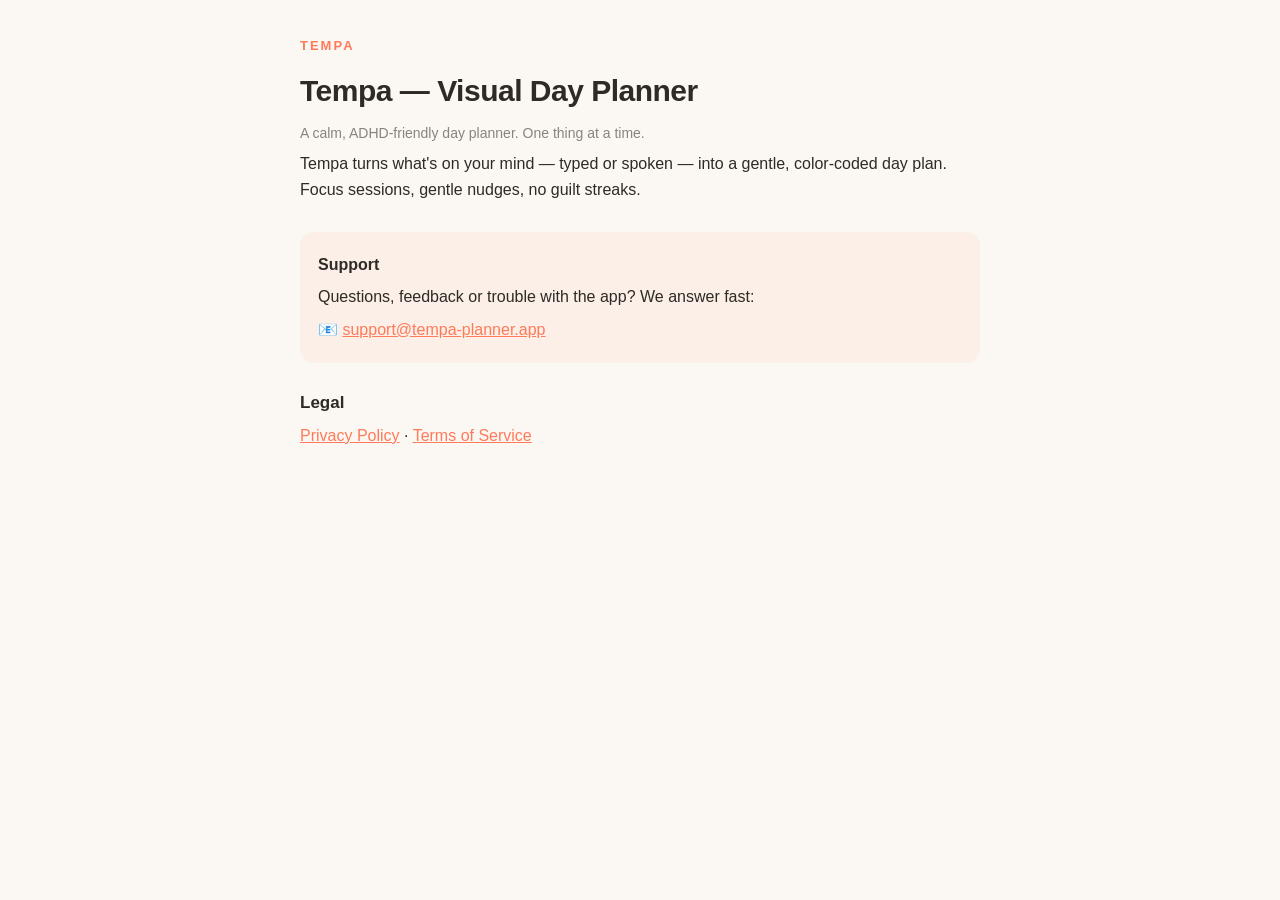
<file: docs/index.html>
<!DOCTYPE html>
<html lang="en"><head><meta charset="utf-8">
<meta name="viewport" content="width=device-width,initial-scale=1">
<title>Support — Tempa</title><style>
:root{color-scheme:light dark}
body{font-family:-apple-system,BlinkMacSystemFont,'Segoe UI',Roboto,sans-serif;max-width:680px;margin:0 auto;padding:32px 20px 64px;line-height:1.65;color:#2E2A26;background:#FBF8F3}
@media(prefers-color-scheme:dark){body{color:#EDE7DF;background:#1A1512}h1,h2{color:#fff}.muted{color:#9A9288}}
h1{font-size:30px;margin:8px 0 4px;letter-spacing:-0.5px}
h2{font-size:17px;margin:26px 0 6px}
p{margin:6px 0}
.muted{color:#8A837C;font-size:14px}
.brand{color:#FF7A59;font-weight:800;letter-spacing:2px;font-size:13px;text-decoration:none}
a{color:#FF7A59}
.card{background:rgba(255,122,89,.08);border-radius:14px;padding:14px 18px;margin-top:28px}
ul{margin:6px 0;padding-left:22px}
</style></head><body>
<a class="brand" href="index.html">TEMPA</a>

<h1>Tempa — Visual Day Planner</h1>
<p class="muted">A calm, ADHD-friendly day planner. One thing at a time.</p>
<p>Tempa turns what's on your mind — typed or spoken — into a gentle, color-coded day plan. Focus sessions, gentle nudges, no guilt streaks.</p>
<div class="card">
<p><strong>Support</strong></p>
<p>Questions, feedback or trouble with the app? We answer fast:</p>
<p>📧 <a href="mailto:support@tempa-planner.app">support@tempa-planner.app</a></p>
</div>
<h2>Legal</h2>
<p><a href="privacy.html">Privacy Policy</a> · <a href="terms.html">Terms of Service</a></p>

</body></html>
</file>
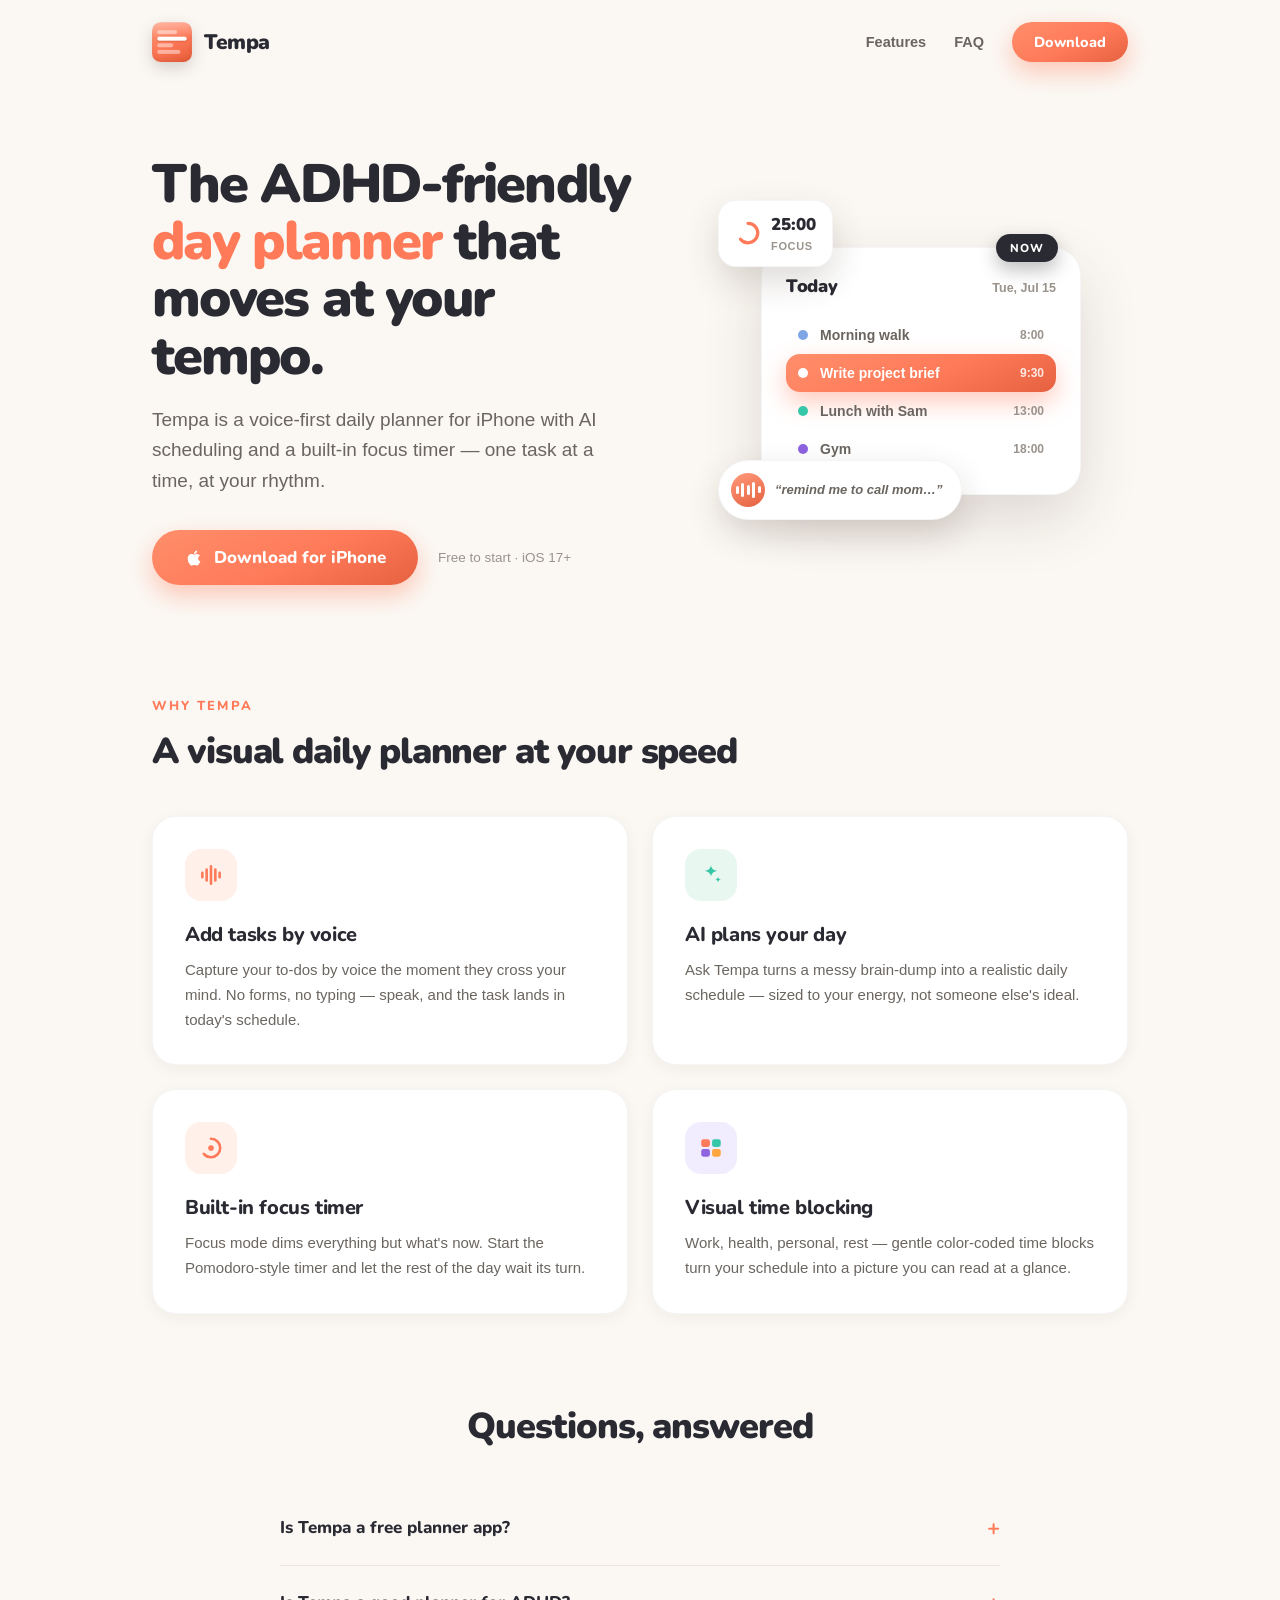
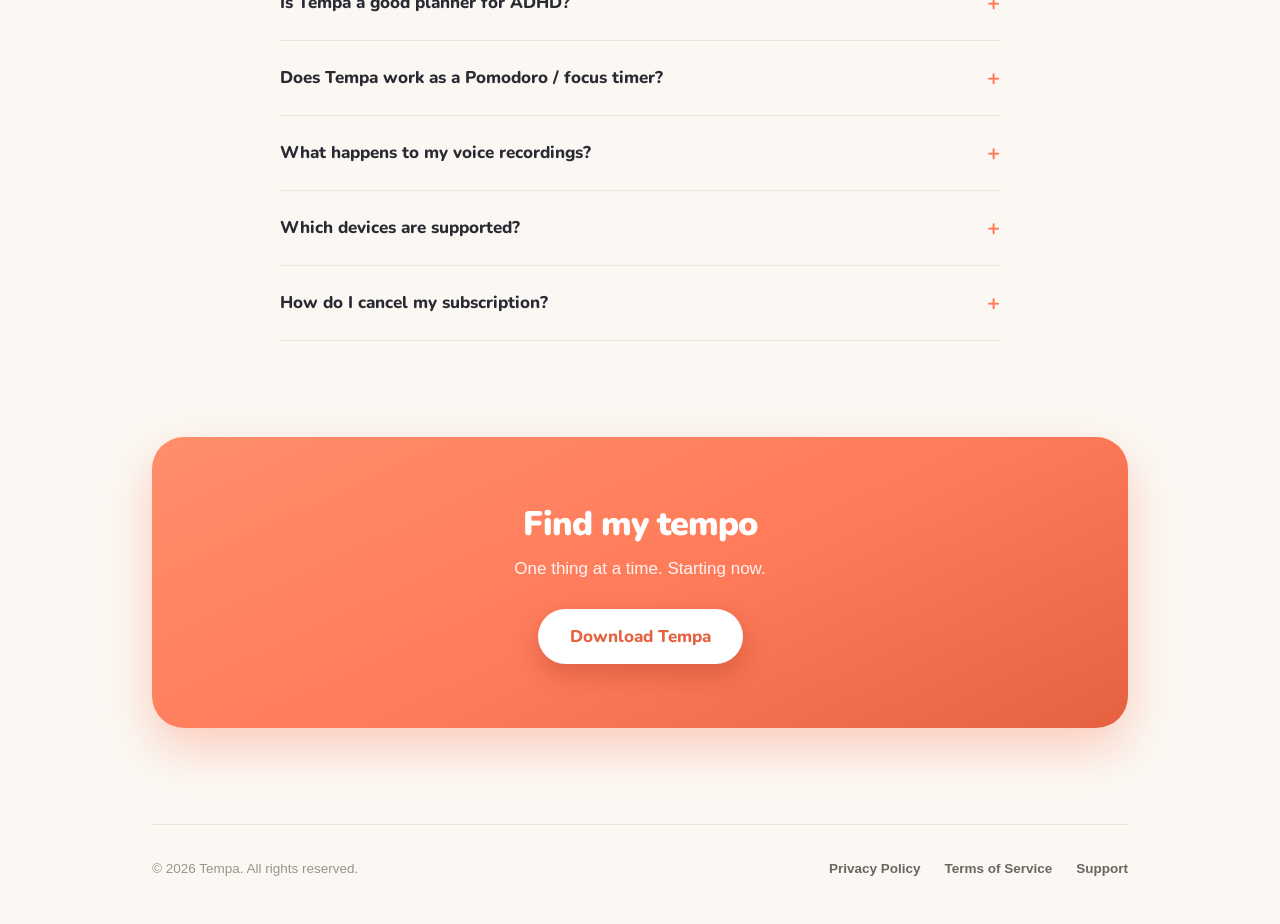
<file: website/index.html>
<!doctype html>
<html lang="en">
<head>
  <meta charset="utf-8" />
  <title>Tempa — ADHD-Friendly Day Planner & Focus App for iPhone</title>
  <meta name="viewport" content="width=device-width, initial-scale=1" />
  <meta name="description" content="Tempa is a visual day planner for iPhone with voice input, AI scheduling and a focus timer. Built for ADHD brains — plan one thing at a time. Free to start." />
  <link rel="canonical" href="https://tempa-planner.app/" />
  <meta property="og:type" content="website" />
  <meta property="og:site_name" content="Tempa" />
  <meta property="og:title" content="Tempa — ADHD-Friendly Day Planner & Focus App for iPhone" />
  <meta property="og:description" content="A visual day planner with voice input, AI scheduling and a focus timer. Plan one thing at a time. Free to start." />
  <meta property="og:url" content="https://tempa-planner.app/" />
  <meta name="twitter:card" content="summary" />
  <meta name="twitter:title" content="Tempa — ADHD-Friendly Day Planner & Focus App for iPhone" />
  <meta name="twitter:description" content="A visual day planner with voice input, AI scheduling and a focus timer. Plan one thing at a time. Free to start." />
  <link rel="preconnect" href="https://fonts.googleapis.com" />
  <link rel="preconnect" href="https://fonts.gstatic.com" crossorigin="anonymous" />
  <link href="https://fonts.googleapis.com/css2?family=Nunito:wght@600;700;800;900&display=swap" rel="stylesheet" />
  <link rel="stylesheet" href="site.css" />
  <script src="site-analytics.js" defer></script>
  <style>
    /* hero */
    .hero { padding: 72px 0 40px; display: grid; grid-template-columns: 1.1fr 0.9fr; gap: 56px; align-items: center; }
    .hero h1 { font-family: var(--font-head); font-weight: 900; font-size: 54px; line-height: 1.06; letter-spacing: -0.035em; margin: 0 0 20px; }
    .hero h1 em { font-style: normal; color: var(--coral); }
    .hero p { font-size: 19px; line-height: 1.6; color: var(--ink-sec); margin: 0 0 34px; max-width: 460px; }
    .hero-cta { display: flex; align-items: center; gap: 20px; flex-wrap: wrap; }
    .hero-note { font-size: 13.5px; color: var(--ink-ter); font-weight: 500; }

    /* hero visual: floating day-plan composition */
    .hero-visual { display: flex; align-items: center; justify-content: center; position: relative; min-height: 420px; }
    .pulse-ring { position: absolute; border-radius: 50%; border: 2px solid rgba(255,122,89,0.22); }
    .day-card { position: relative; width: 320px; background: #fff; border-radius: 28px; padding: 26px 24px; box-shadow: 0 24px 60px rgba(50,30,20,0.14); border: 1px solid rgba(0,0,0,0.04); }
    .day-card .dc-head { display: flex; justify-content: space-between; align-items: baseline; margin-bottom: 18px; }
    .day-card .dc-title { font-family: var(--font-head); font-weight: 900; font-size: 18px; letter-spacing: -0.02em; }
    .day-card .dc-date { font-size: 12.5px; font-weight: 600; color: var(--ink-ter); }
    .task-row { display: flex; align-items: center; gap: 12px; padding: 11px 12px; border-radius: 14px; }
    .task-row .t-dot { width: 10px; height: 10px; border-radius: 50%; flex-shrink: 0; }
    .task-row .t-label { font-size: 14px; font-weight: 600; color: var(--ink-sec); }
    .task-row .t-time { margin-left: auto; font-size: 12px; font-weight: 600; color: var(--ink-ter); }
    .task-row.now { background: linear-gradient(155deg, #FF8E6B, #FF7A59 55%, #E5613F); box-shadow: 0 10px 24px rgba(255,122,89,0.4); }
    .task-row.now .t-label { color: #fff; font-weight: 800; }
    .task-row.now .t-time { color: rgba(255,255,255,0.85); }
    .task-row.now .t-dot { background: #fff; }
    .now-chip { position: absolute; top: -14px; right: 22px; background: var(--ink); color: #fff; font-family: var(--font-head); font-weight: 800; font-size: 11.5px; letter-spacing: 0.08em; text-transform: uppercase; padding: 6px 14px; border-radius: 99px; box-shadow: 0 8px 18px rgba(42,42,51,0.3); }
    .voice-chip { position: absolute; bottom: -26px; left: -44px; display: flex; align-items: center; gap: 10px; background: #fff; border-radius: 99px; padding: 12px 18px 12px 12px; box-shadow: 0 14px 34px rgba(50,30,20,0.16); border: 1px solid rgba(0,0,0,0.04); }
    .voice-chip .v-orb { width: 34px; height: 34px; border-radius: 50%; background: linear-gradient(155deg, #FF9A7C, #E5613F); display: flex; align-items: center; justify-content: center; gap: 2.5px; }
    .voice-chip .v-orb i { display: block; width: 3px; border-radius: 99px; background: #fff; }
    .voice-chip span { font-size: 13px; font-weight: 600; color: var(--ink-sec); font-style: italic; }
    .focus-chip { position: absolute; top: -48px; left: -44px; display: flex; align-items: center; gap: 10px; background: #fff; border-radius: 18px; padding: 12px 16px; box-shadow: 0 14px 34px rgba(50,30,20,0.16); border: 1px solid rgba(0,0,0,0.04); }
    .focus-chip .f-num { font-family: var(--font-head); font-weight: 900; font-size: 17px; color: var(--ink); }
    .focus-chip .f-lbl { font-size: 11px; font-weight: 700; color: var(--ink-ter); text-transform: uppercase; letter-spacing: 0.06em; }

    /* features */
    .features { margin-top: 72px; }
    .kicker { font-family: var(--font-head); font-weight: 800; font-size: 13px; color: var(--coral); letter-spacing: 0.16em; text-transform: uppercase; }
    .features h2, .faq h2 { font-family: var(--font-head); font-weight: 900; font-size: 36px; letter-spacing: -0.03em; margin: 12px 0 40px; }
    .feature-grid { display: grid; grid-template-columns: repeat(2, 1fr); gap: 24px; }
    .feature { background: #fff; border: 1px solid rgba(0,0,0,0.04); border-radius: 24px; padding: 32px; box-shadow: 0 4px 16px rgba(40,30,20,0.05); }
    .feature .glyph { width: 52px; height: 52px; border-radius: 16px; display: flex; align-items: center; justify-content: center; margin-bottom: 20px; }
    .feature h3 { font-family: var(--font-head); font-weight: 800; font-size: 20px; letter-spacing: -0.02em; margin: 0 0 10px; }
    .feature p { font-size: 15px; line-height: 1.65; color: var(--ink-sec); margin: 0; }

    /* faq */
    .faq { margin-top: 88px; max-width: 720px; margin-left: auto; margin-right: auto; }
    .faq h2 { text-align: center; }
    .faq details { border-bottom: 1px solid var(--line); padding: 4px 0; }
    .faq summary { font-family: var(--font-head); font-weight: 800; font-size: 17px; padding: 18px 0; cursor: pointer; list-style: none; display: flex; justify-content: space-between; align-items: center; gap: 16px; }
    .faq summary::-webkit-details-marker { display: none; }
    .faq summary::after { content: "+"; font-size: 22px; color: var(--coral); font-weight: 700; flex-shrink: 0; }
    .faq details[open] summary::after { content: "–"; }
    .faq details p { font-size: 15px; line-height: 1.7; color: var(--ink-sec); margin: 0 0 20px; }

    /* bottom cta */
    .bottom-cta { margin-top: 96px; background: linear-gradient(155deg, #FF8E6B, #FF7A59 55%, #E5613F); border-radius: 32px; padding: 64px 48px; text-align: center; color: #fff; box-shadow: 0 20px 48px rgba(255,122,89,0.35); }
    .bottom-cta h2 { font-family: var(--font-head); font-weight: 900; font-size: 34px; letter-spacing: -0.03em; margin: 0 0 12px; }
    .bottom-cta p { font-size: 17px; opacity: 0.92; margin: 0 0 30px; }
    .btn-white { background: #fff; color: var(--coral-deep); padding: 16px 32px; font-size: 17px; box-shadow: 0 10px 24px rgba(120,30,10,0.25); }
    .btn-white:hover { color: var(--coral-deep); }

    @media (max-width: 820px) {
      .hero { grid-template-columns: 1fr; gap: 48px; padding-top: 32px; }
      .hero h1 { font-size: 38px; }
      .hero p { font-size: 17px; }
      .feature-grid { grid-template-columns: 1fr; }
      .hero-visual { min-height: 0; padding: 40px 0 36px; }
      .pulse-ring { display: none; }
      .day-card { width: 100%; max-width: 320px; }
      .voice-chip { left: -8px; bottom: -30px; }
      .focus-chip { left: -8px; top: -50px; }
      .features h2, .faq h2 { font-size: 29px; }
      .bottom-cta { padding: 48px 24px; border-radius: 26px; }
      .bottom-cta h2 { font-size: 27px; }
      .footer-inner { flex-direction: column; align-items: flex-start; }
    }
    @media (max-width: 560px) {
      .wrap { padding: 0 20px; }
      .nav-links { gap: 16px; }
      .nav-links a:not(.btn) { display: none; }
      .hero h1 { font-size: 33px; }
      .hero-cta { gap: 14px; }
      .btn-primary { width: 100%; justify-content: center; }
      .bottom-cta .btn-white { width: 100%; justify-content: center; }
    }
  </style>
  <script type="application/ld+json">
  {
    "@context": "https://schema.org",
    "@type": "SoftwareApplication",
    "name": "Tempa",
    "operatingSystem": "iOS",
    "applicationCategory": "ProductivityApplication",
    "description": "Tempa is a visual day planner for iPhone with voice input, AI scheduling and a built-in focus timer. Designed ADHD-first: plan one thing at a time.",
    "offers": { "@type": "Offer", "price": "0", "priceCurrency": "USD" },
    "url": "https://tempa-planner.app/"
  }
  </script>
  <script type="application/ld+json">
  {
    "@context": "https://schema.org",
    "@type": "FAQPage",
    "mainEntity": [
      {
        "@type": "Question",
        "name": "Is Tempa a free planner app?",
        "acceptedAnswer": { "@type": "Answer", "text": "Yes — Tempa is free to download and use for core planning. Tempa Plus unlocks unlimited AI planning, focus sessions, and more — with a free trial before anything is charged." }
      },
      {
        "@type": "Question",
        "name": "Is Tempa a good planner for ADHD?",
        "acceptedAnswer": { "@type": "Answer", "text": "Yes. Tempa is designed ADHD-first — one thing at a time, voice capture, gentle nudges. But it works for anyone whose day never fits a rigid planner: restless minds, busy parents, creatives, students." }
      },
      {
        "@type": "Question",
        "name": "Does Tempa work as a Pomodoro / focus timer?",
        "acceptedAnswer": { "@type": "Answer", "text": "Yes. Focus mode has a built-in timer: set the dial, start a session, and Tempa keeps just one task in front of you until the timer ends." }
      },
      {
        "@type": "Question",
        "name": "What happens to my voice recordings?",
        "acceptedAnswer": { "@type": "Answer", "text": "Voice input is transcribed to create your tasks and is not stored longer than needed for that. See our Privacy Policy for details." }
      },
      {
        "@type": "Question",
        "name": "Which devices are supported?",
        "acceptedAnswer": { "@type": "Answer", "text": "Tempa is available for iPhone (iOS 17 and later). iPad and Android are on the roadmap." }
      },
      {
        "@type": "Question",
        "name": "How do I cancel my subscription?",
        "acceptedAnswer": { "@type": "Answer", "text": "Subscriptions are managed by the App Store. Open Settings → your name → Subscriptions on your iPhone, choose Tempa, and tap Cancel. You keep access until the end of the paid period." }
      }
    ]
  }
  </script>
</head>
<body>
  <div class="wrap">
    <nav class="nav">
      <a class="nav-brand" href="/">
        <img class="brand-icon" src="tempa-icon.png" width="40" height="40" alt="" />
        Tempa
      </a>
      <div class="nav-links">
        <a href="#features">Features</a>
        <a href="#faq">FAQ</a>
        <a class="btn btn-primary" style="padding: 10px 22px; font-size: 14.5px;" href="#download" data-download data-cta="nav">Download</a>
      </div>
    </nav>

    <header class="hero" id="download">
      <div>
        <h1>The ADHD-friendly <em>day planner</em> that moves at your tempo.</h1>
        <p>Tempa is a voice-first daily planner for iPhone with AI scheduling and a built-in focus timer — one task at a time, at your rhythm.</p>
        <div class="hero-cta">
          <a class="btn btn-primary" href="#download" data-download data-cta="hero">
            <svg width="20" height="20" viewBox="0 0 24 24" fill="currentColor" aria-hidden="true"><path d="M17.05 20.28c-.98.95-2.05.8-3.08.35-1.09-.46-2.09-.48-3.24 0-1.44.62-2.2.44-3.06-.35C2.79 15.25 3.51 7.59 9.05 7.31c1.35.07 2.29.74 3.08.8 1.18-.24 2.31-.93 3.57-.84 1.51.12 2.65.72 3.4 1.8-3.12 1.87-2.38 5.98.48 7.13-.57 1.5-1.31 2.99-2.53 4.08zM12.03 7.25c-.15-2.23 1.66-4.07 3.74-4.25.29 2.58-2.34 4.5-3.74 4.25z"/></svg>
            Download for iPhone
          </a>
          <span class="hero-note">Free to start · iOS 17+</span>
        </div>
      </div>
      <div class="hero-visual">
        <div class="day-card">
          <span class="now-chip">Now</span>
          <div class="dc-head">
            <span class="dc-title">Today</span>
            <span class="dc-date">Tue, Jul 15</span>
          </div>
          <div class="task-row">
            <span class="t-dot" style="background: #7FA7E6;"></span>
            <span class="t-label">Morning walk</span>
            <span class="t-time">8:00</span>
          </div>
          <div class="task-row now">
            <span class="t-dot"></span>
            <span class="t-label">Write project brief</span>
            <span class="t-time">9:30</span>
          </div>
          <div class="task-row">
            <span class="t-dot" style="background: #36C7A8;"></span>
            <span class="t-label">Lunch with Sam</span>
            <span class="t-time">13:00</span>
          </div>
          <div class="task-row">
            <span class="t-dot" style="background: #8E63E0;"></span>
            <span class="t-label">Gym</span>
            <span class="t-time">18:00</span>
          </div>
          <div class="voice-chip">
            <span class="v-orb"><i style="height: 8px;"></i><i style="height: 14px;"></i><i style="height: 10px;"></i><i style="height: 16px;"></i><i style="height: 7px;"></i></span>
            <span>“remind me to call mom…”</span>
          </div>
          <div class="focus-chip">
            <svg width="26" height="26" viewBox="0 0 24 24" fill="none" aria-hidden="true"><circle cx="12" cy="12" r="9" stroke="#FF7A59" stroke-width="3" stroke-dasharray="36 21" stroke-linecap="round" transform="rotate(-90 12 12)"></circle></svg>
            <span><span class="f-num">25:00</span><br /><span class="f-lbl">Focus</span></span>
          </div>
        </div>
      </div>
    </header>

    <section class="features" id="features">
      <div class="kicker">Why Tempa</div>
      <h2>A visual daily planner at your speed</h2>
      <div class="feature-grid">
        <div class="feature">
          <div class="glyph" style="background: var(--cream-warm);">
            <svg width="26" height="26" viewBox="0 0 24 24" fill="none" aria-hidden="true"><path d="M4 10v4M8 7v10M12 4v16M16 7v10M20 10v4" stroke="#FF7A59" stroke-width="2.4" stroke-linecap="round"/></svg>
          </div>
          <h3>Add tasks by voice</h3>
          <p>Capture your to-dos by voice the moment they cross your mind. No forms, no typing — speak, and the task lands in today's schedule.</p>
        </div>
        <div class="feature">
          <div class="glyph" style="background: #E9F7F1;">
            <svg width="26" height="26" viewBox="0 0 24 24" fill="none" aria-hidden="true"><path d="M12 3c.6 3.4 2.4 4.6 5.6 5.2-3.2.6-5 1.8-5.6 5.2-.6-3.4-2.4-4.6-5.6-5.2C9.6 7.6 11.4 6.4 12 3z" fill="#36C7A8"/><path d="M18.5 13.5c.3 1.7 1.2 2.3 2.8 2.6-1.6.3-2.5.9-2.8 2.6-.3-1.7-1.2-2.3-2.8-2.6 1.6-.3 2.5-.9 2.8-2.6z" fill="#36C7A8"/></svg>
          </div>
          <h3>AI plans your day</h3>
          <p>Ask Tempa turns a messy brain-dump into a realistic daily schedule — sized to your energy, not someone else's ideal.</p>
        </div>
        <div class="feature">
          <div class="glyph" style="background: var(--cream-warm);">
            <svg width="26" height="26" viewBox="0 0 24 24" fill="none" aria-hidden="true"><circle cx="12" cy="12" r="8.5" stroke="#FF7A59" stroke-width="2.4" stroke-dasharray="34 20" stroke-linecap="round" transform="rotate(-90 12 12)"/><circle cx="12" cy="12" r="2.6" fill="#FF7A59"/></svg>
          </div>
          <h3>Built-in focus timer</h3>
          <p>Focus mode dims everything but what's now. Start the Pomodoro-style timer and let the rest of the day wait its turn.</p>
        </div>
        <div class="feature">
          <div class="glyph" style="background: #F2ECFF;">
            <svg width="26" height="26" viewBox="0 0 24 24" fill="none" aria-hidden="true"><rect x="3" y="4" width="8" height="7" rx="2" fill="#FF7A59"/><rect x="13" y="4" width="8" height="7" rx="2" fill="#36C7A8"/><rect x="3" y="13" width="8" height="7" rx="2" fill="#8E63E0"/><rect x="13" y="13" width="8" height="7" rx="2" fill="#FFA53D"/></svg>
          </div>
          <h3>Visual time blocking</h3>
          <p>Work, health, personal, rest — gentle color-coded time blocks turn your schedule into a picture you can read at a glance.</p>
        </div>
      </div>
    </section>

    <section class="faq" id="faq">
      <h2>Questions, answered</h2>
      <details>
        <summary>Is Tempa a free planner app?</summary>
        <p>Yes — Tempa is free to download and use for core planning. Tempa Plus unlocks unlimited AI planning, focus sessions, and more — with a free trial before anything is charged.</p>
      </details>
      <details>
        <summary>Is Tempa a good planner for ADHD?</summary>
        <p>Yes. Tempa is designed ADHD-first — one thing at a time, voice capture, gentle nudges. But it works for anyone whose day never fits a rigid planner: restless minds, busy parents, creatives, students.</p>
      </details>
      <details>
        <summary>Does Tempa work as a Pomodoro / focus timer?</summary>
        <p>Yes. Focus mode has a built-in timer: set the dial, start a session, and Tempa keeps just one task in front of you until the timer ends.</p>
      </details>
      <details>
        <summary>What happens to my voice recordings?</summary>
        <p>Voice input is transcribed to create your tasks and is not stored longer than needed for that. See our <a href="privacy.html">Privacy Policy</a> for details.</p>
      </details>
      <details>
        <summary>Which devices are supported?</summary>
        <p>Tempa is available for iPhone (iOS 17 and later). iPad and Android are on the roadmap.</p>
      </details>
      <details>
        <summary>How do I cancel my subscription?</summary>
        <p>Subscriptions are managed by the App Store. Open Settings → your name → Subscriptions on your iPhone, choose Tempa, and tap Cancel. You keep access until the end of the paid period.</p>
      </details>
    </section>

    <section class="bottom-cta">
      <h2>Find my tempo</h2>
      <p>One thing at a time. Starting now.</p>
      <a class="btn btn-white" href="#download" data-download data-cta="bottom">Download Tempa</a>
    </section>

    <footer class="footer">
      <div class="footer-inner">
        <span class="muted">© 2026 Tempa. All rights reserved.</span>
        <div class="footer-links">
          <a href="privacy.html">Privacy Policy</a>
          <a href="terms.html">Terms of Service</a>
          <a href="support.html">Support</a>
        </div>
      </div>
    </footer>
  </div>
</body>
</html>
</file>
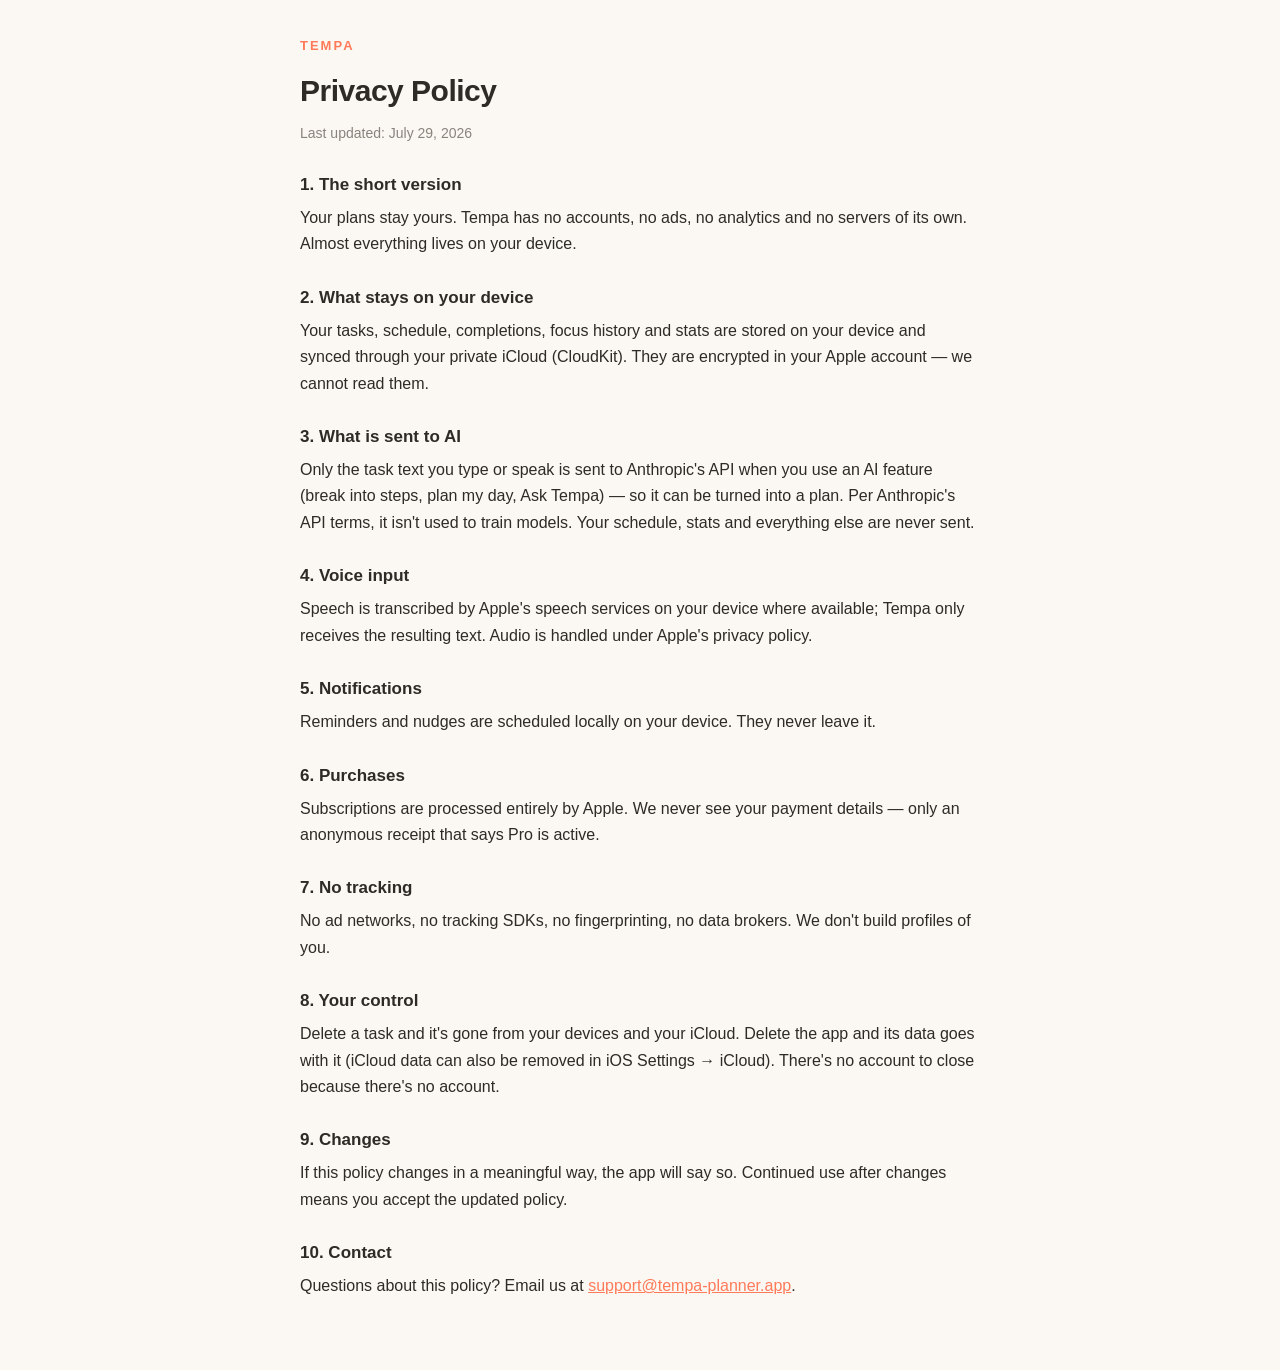
<file: docs/privacy.html>
<!DOCTYPE html>
<html lang="en"><head><meta charset="utf-8">
<meta name="viewport" content="width=device-width,initial-scale=1">
<title>Privacy Policy — Tempa</title><style>
:root{color-scheme:light dark}
body{font-family:-apple-system,BlinkMacSystemFont,'Segoe UI',Roboto,sans-serif;max-width:680px;margin:0 auto;padding:32px 20px 64px;line-height:1.65;color:#2E2A26;background:#FBF8F3}
@media(prefers-color-scheme:dark){body{color:#EDE7DF;background:#1A1512}h1,h2{color:#fff}.muted{color:#9A9288}}
h1{font-size:30px;margin:8px 0 4px;letter-spacing:-0.5px}
h2{font-size:17px;margin:26px 0 6px}
p{margin:6px 0}
.muted{color:#8A837C;font-size:14px}
.brand{color:#FF7A59;font-weight:800;letter-spacing:2px;font-size:13px;text-decoration:none}
a{color:#FF7A59}
.card{background:rgba(255,122,89,.08);border-radius:14px;padding:14px 18px;margin-top:28px}
ul{margin:6px 0;padding-left:22px}
</style></head><body>
<a class="brand" href="index.html">TEMPA</a>

<h1>Privacy Policy</h1>
<p class="muted">Last updated: July 29, 2026</p>
<h2>1. The short version</h2><p>Your plans stay yours. Tempa has no accounts, no ads, no analytics and no servers of its own. Almost everything lives on your device.</p>
<h2>2. What stays on your device</h2><p>Your tasks, schedule, completions, focus history and stats are stored on your device and synced through your private iCloud (CloudKit). They are encrypted in your Apple account — we cannot read them.</p>
<h2>3. What is sent to AI</h2><p>Only the task text you type or speak is sent to Anthropic's API when you use an AI feature (break into steps, plan my day, Ask Tempa) — so it can be turned into a plan. Per Anthropic's API terms, it isn't used to train models. Your schedule, stats and everything else are never sent.</p>
<h2>4. Voice input</h2><p>Speech is transcribed by Apple's speech services on your device where available; Tempa only receives the resulting text. Audio is handled under Apple's privacy policy.</p>
<h2>5. Notifications</h2><p>Reminders and nudges are scheduled locally on your device. They never leave it.</p>
<h2>6. Purchases</h2><p>Subscriptions are processed entirely by Apple. We never see your payment details — only an anonymous receipt that says Pro is active.</p>
<h2>7. No tracking</h2><p>No ad networks, no tracking SDKs, no fingerprinting, no data brokers. We don't build profiles of you.</p>
<h2>8. Your control</h2><p>Delete a task and it's gone from your devices and your iCloud. Delete the app and its data goes with it (iCloud data can also be removed in iOS Settings → iCloud). There's no account to close because there's no account.</p>
<h2>9. Changes</h2><p>If this policy changes in a meaningful way, the app will say so. Continued use after changes means you accept the updated policy.</p>
<h2>10. Contact</h2><p>Questions about this policy? Email us at <a href="mailto:support@tempa-planner.app">support@tempa-planner.app</a>.</p>

</body></html>
</file>
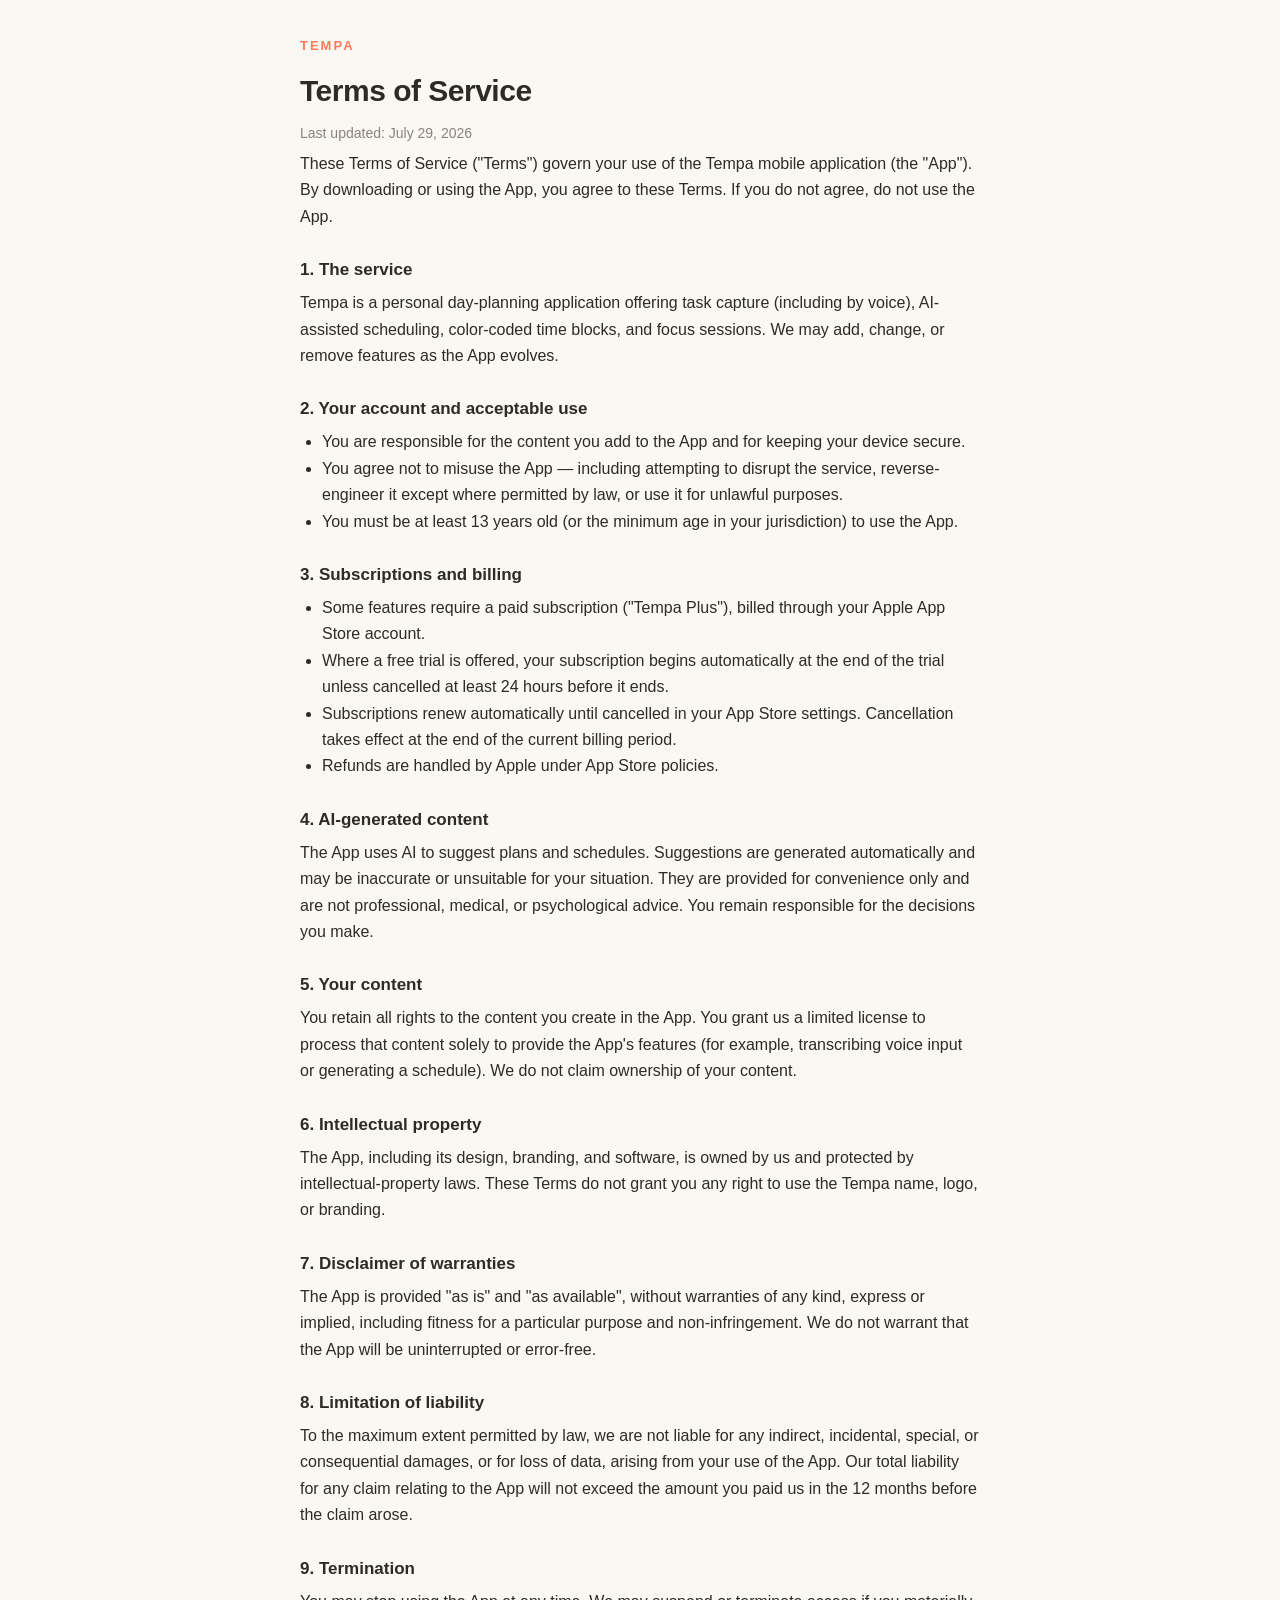
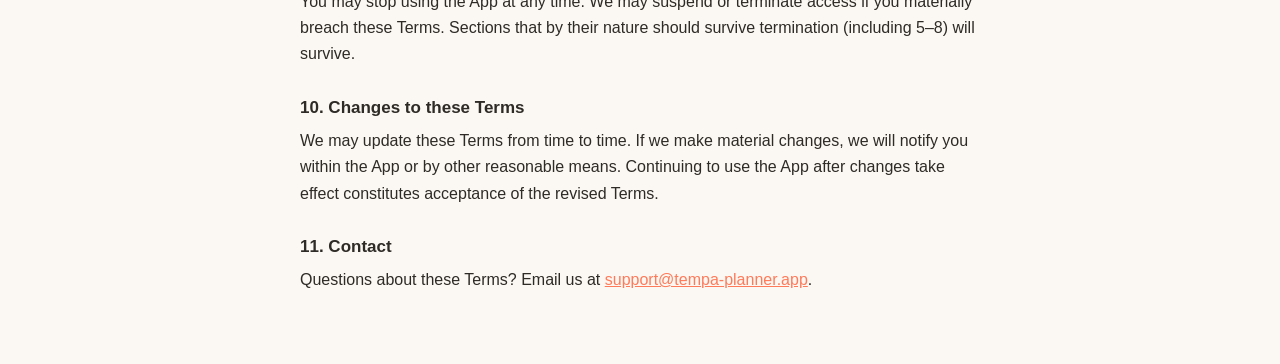
<file: docs/terms.html>
<!DOCTYPE html>
<html lang="en"><head><meta charset="utf-8">
<meta name="viewport" content="width=device-width,initial-scale=1">
<title>Terms of Service — Tempa</title><style>
:root{color-scheme:light dark}
body{font-family:-apple-system,BlinkMacSystemFont,'Segoe UI',Roboto,sans-serif;max-width:680px;margin:0 auto;padding:32px 20px 64px;line-height:1.65;color:#2E2A26;background:#FBF8F3}
@media(prefers-color-scheme:dark){body{color:#EDE7DF;background:#1A1512}h1,h2{color:#fff}.muted{color:#9A9288}}
h1{font-size:30px;margin:8px 0 4px;letter-spacing:-0.5px}
h2{font-size:17px;margin:26px 0 6px}
p{margin:6px 0}
.muted{color:#8A837C;font-size:14px}
.brand{color:#FF7A59;font-weight:800;letter-spacing:2px;font-size:13px;text-decoration:none}
a{color:#FF7A59}
.card{background:rgba(255,122,89,.08);border-radius:14px;padding:14px 18px;margin-top:28px}
ul{margin:6px 0;padding-left:22px}
</style></head><body>
<a class="brand" href="index.html">TEMPA</a>

<h1>Terms of Service</h1>
<p class="muted">Last updated: July 29, 2026</p>
<p>These Terms of Service ("Terms") govern your use of the Tempa mobile application (the "App"). By downloading or using the App, you agree to these Terms. If you do not agree, do not use the App.</p>
<h2>1. The service</h2><p>Tempa is a personal day-planning application offering task capture (including by voice), AI-assisted scheduling, color-coded time blocks, and focus sessions. We may add, change, or remove features as the App evolves.</p>
<h2>2. Your account and acceptable use</h2><ul>
<li>You are responsible for the content you add to the App and for keeping your device secure.</li>
<li>You agree not to misuse the App — including attempting to disrupt the service, reverse-engineer it except where permitted by law, or use it for unlawful purposes.</li>
<li>You must be at least 13 years old (or the minimum age in your jurisdiction) to use the App.</li></ul>
<h2>3. Subscriptions and billing</h2><ul>
<li>Some features require a paid subscription ("Tempa Plus"), billed through your Apple App Store account.</li>
<li>Where a free trial is offered, your subscription begins automatically at the end of the trial unless cancelled at least 24 hours before it ends.</li>
<li>Subscriptions renew automatically until cancelled in your App Store settings. Cancellation takes effect at the end of the current billing period.</li>
<li>Refunds are handled by Apple under App Store policies.</li></ul>
<h2>4. AI-generated content</h2><p>The App uses AI to suggest plans and schedules. Suggestions are generated automatically and may be inaccurate or unsuitable for your situation. They are provided for convenience only and are not professional, medical, or psychological advice. You remain responsible for the decisions you make.</p>
<h2>5. Your content</h2><p>You retain all rights to the content you create in the App. You grant us a limited license to process that content solely to provide the App's features (for example, transcribing voice input or generating a schedule). We do not claim ownership of your content.</p>
<h2>6. Intellectual property</h2><p>The App, including its design, branding, and software, is owned by us and protected by intellectual-property laws. These Terms do not grant you any right to use the Tempa name, logo, or branding.</p>
<h2>7. Disclaimer of warranties</h2><p>The App is provided "as is" and "as available", without warranties of any kind, express or implied, including fitness for a particular purpose and non-infringement. We do not warrant that the App will be uninterrupted or error-free.</p>
<h2>8. Limitation of liability</h2><p>To the maximum extent permitted by law, we are not liable for any indirect, incidental, special, or consequential damages, or for loss of data, arising from your use of the App. Our total liability for any claim relating to the App will not exceed the amount you paid us in the 12 months before the claim arose.</p>
<h2>9. Termination</h2><p>You may stop using the App at any time. We may suspend or terminate access if you materially breach these Terms. Sections that by their nature should survive termination (including 5–8) will survive.</p>
<h2>10. Changes to these Terms</h2><p>We may update these Terms from time to time. If we make material changes, we will notify you within the App or by other reasonable means. Continuing to use the App after changes take effect constitutes acceptance of the revised Terms.</p>
<h2>11. Contact</h2><p>Questions about these Terms? Email us at <a href="mailto:support@tempa-planner.app">support@tempa-planner.app</a>.</p>

</body></html>
</file>
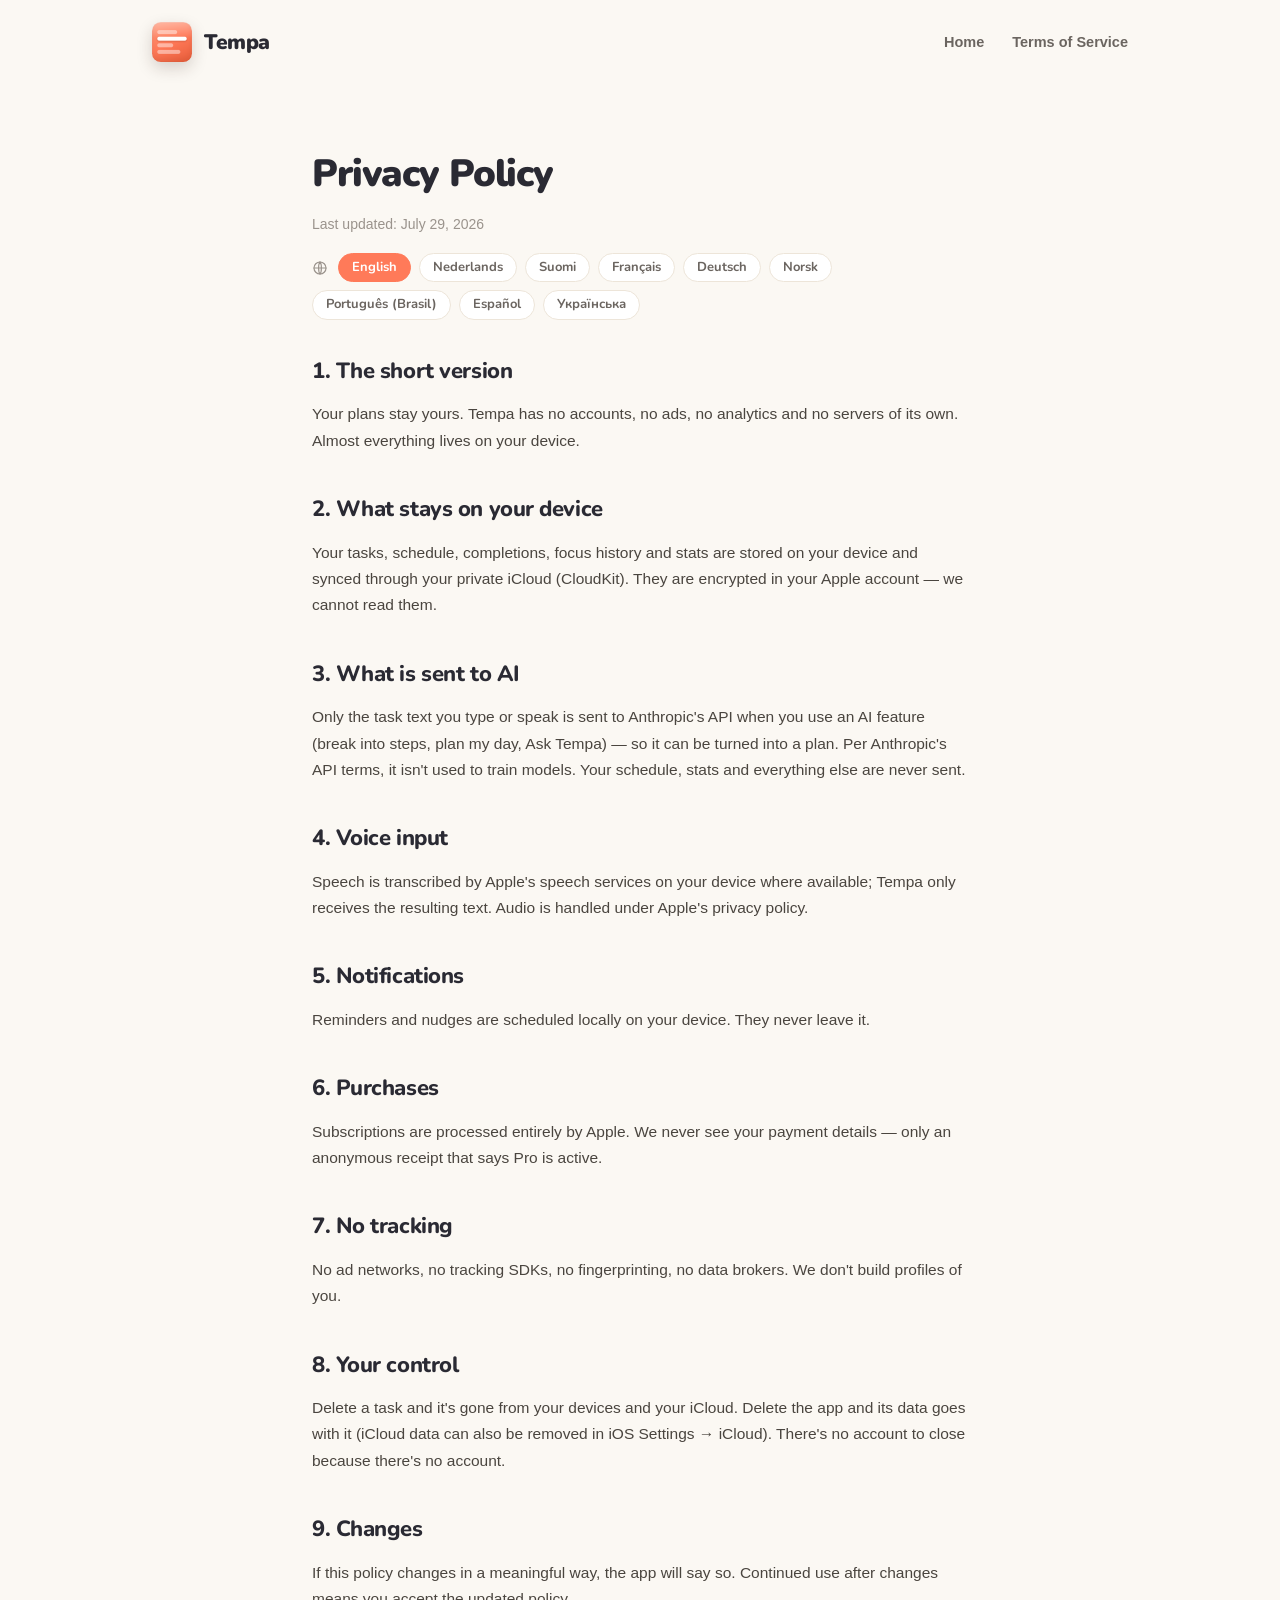
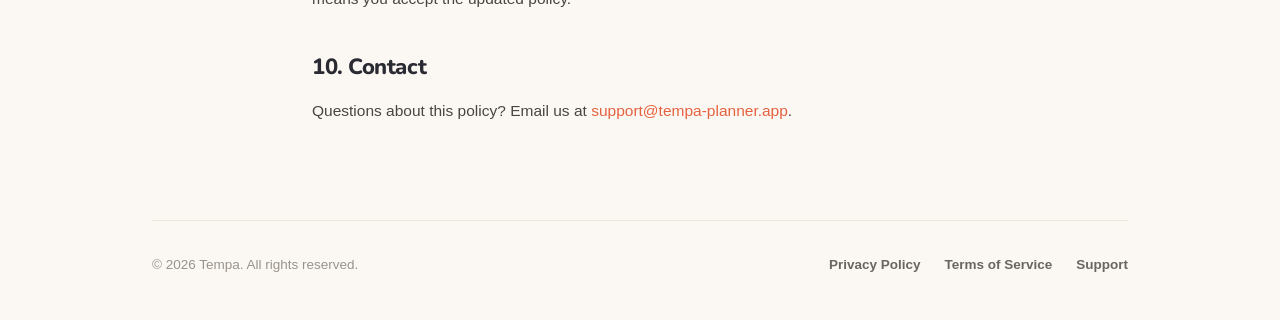
<file: website/privacy.html>
<!doctype html>
<html lang="en">
<head>
  <meta charset="utf-8" />
  <title>Privacy Policy — Tempa</title>
  <meta name="viewport" content="width=device-width, initial-scale=1" />
  <meta name="description" content="How Tempa handles your data: no accounts, no ads, no tracking. Available in English, Nederlands, Suomi, Français, Deutsch, Norsk, Português, Español, Українська." />
  <link rel="canonical" href="https://tempa-planner.app/privacy.html" />
  <link rel="preconnect" href="https://fonts.googleapis.com" />
  <link rel="preconnect" href="https://fonts.gstatic.com" crossorigin="anonymous" />
  <link href="https://fonts.googleapis.com/css2?family=Nunito:wght@600;700;800;900&display=swap" rel="stylesheet" />
  <link rel="stylesheet" href="site.css" />
  <script src="site-analytics.js" defer></script>
</head>
<body>
  <div class="wrap">
    <nav class="nav">
      <a class="nav-brand" href="/">
        <img class="brand-icon" src="tempa-icon.png" width="40" height="40" alt="" />
        Tempa
      </a>
      <div class="nav-links">
        <a href="/" id="nav-home">Home</a>
        <a href="terms.html" id="nav-terms">Terms of Service</a>
      </div>
    </nav>
  </div>

  <main class="policy">
    <h1 id="policy-title">Privacy Policy</h1>
    <p class="updated" id="policy-updated">Last updated: July 29, 2026</p>
    <nav class="lang-switch" id="lang-switch" aria-label="Language">
      <span class="globe"><svg width="16" height="16" viewBox="0 0 24 24" fill="none" aria-hidden="true"><circle cx="12" cy="12" r="9" stroke="currentColor" stroke-width="1.8"/><path d="M3 12h18M12 3c2.8 3 2.8 15 0 18M12 3c-2.8 3-2.8 15 0 18" stroke="currentColor" stroke-width="1.8" stroke-linecap="round"/></svg></span>
      <a href="?lang=en" data-lang="en" lang="en" hreflang="en" aria-current="page">English</a>
      <a href="?lang=nl" data-lang="nl" lang="nl" hreflang="nl">Nederlands</a>
      <a href="?lang=fi" data-lang="fi" lang="fi" hreflang="fi">Suomi</a>
      <a href="?lang=fr" data-lang="fr" lang="fr" hreflang="fr">Français</a>
      <a href="?lang=de" data-lang="de" lang="de" hreflang="de">Deutsch</a>
      <a href="?lang=nb" data-lang="nb" lang="nb" hreflang="nb">Norsk</a>
      <a href="?lang=pt" data-lang="pt" lang="pt-BR" hreflang="pt-BR">Português (Brasil)</a>
      <a href="?lang=es" data-lang="es" lang="es" hreflang="es">Español</a>
      <a href="?lang=uk" data-lang="uk" lang="uk" hreflang="uk">Українська</a>
    </nav>

    <div id="policy-body">
      <h2>1. The short version</h2>
      <p>Your plans stay yours. Tempa has no accounts, no ads, no analytics and no servers of its own. Almost everything lives on your device.</p>

      <h2>2. What stays on your device</h2>
      <p>Your tasks, schedule, completions, focus history and stats are stored on your device and synced through your private iCloud (CloudKit). They are encrypted in your Apple account — we cannot read them.</p>

      <h2>3. What is sent to AI</h2>
      <p>Only the task text you type or speak is sent to Anthropic's API when you use an AI feature (break into steps, plan my day, Ask Tempa) — so it can be turned into a plan. Per Anthropic's API terms, it isn't used to train models. Your schedule, stats and everything else are never sent.</p>

      <h2>4. Voice input</h2>
      <p>Speech is transcribed by Apple's speech services on your device where available; Tempa only receives the resulting text. Audio is handled under Apple's privacy policy.</p>

      <h2>5. Notifications</h2>
      <p>Reminders and nudges are scheduled locally on your device. They never leave it.</p>

      <h2>6. Purchases</h2>
      <p>Subscriptions are processed entirely by Apple. We never see your payment details — only an anonymous receipt that says Pro is active.</p>

      <h2>7. No tracking</h2>
      <p>No ad networks, no tracking SDKs, no fingerprinting, no data brokers. We don't build profiles of you.</p>

      <h2>8. Your control</h2>
      <p>Delete a task and it's gone from your devices and your iCloud. Delete the app and its data goes with it (iCloud data can also be removed in iOS Settings → iCloud). There's no account to close because there's no account.</p>

      <h2>9. Changes</h2>
      <p>If this policy changes in a meaningful way, the app will say so. Continued use after changes means you accept the updated policy.</p>

      <h2>10. Contact</h2>
      <p>Questions about this policy? Email us at <a href="mailto:support@tempa-planner.app">support@tempa-planner.app</a>.</p>
    </div>
  </main>

  <div class="wrap">
    <footer class="footer">
      <div class="footer-inner">
        <span class="muted">© 2026 Tempa. All rights reserved.</span>
        <div class="footer-links">
          <a href="privacy.html">Privacy Policy</a>
          <a href="terms.html">Terms of Service</a>
          <a href="support.html">Support</a>
        </div>
      </div>
    </footer>
  </div>
  <script>
  (function () {
    var I18N = {"en":{"htmlLang":"en","name":"English","title":"Privacy Policy","updated":"Last updated: July 29, 2026","navHome":"Home","navTerms":"Terms of Service","switchLabel":"Language","sections":[["1. The short version","Your plans stay yours. Tempa has no accounts, no ads, no analytics and no servers of its own. Almost everything lives on your device."],["2. What stays on your device","Your tasks, schedule, completions, focus history and stats are stored on your device and synced through your private iCloud (CloudKit). They are encrypted in your Apple account — we cannot read them."],["3. What is sent to AI","Only the task text you type or speak is sent to Anthropic's API when you use an AI feature (break into steps, plan my day, Ask Tempa) — so it can be turned into a plan. Per Anthropic's API terms, it isn't used to train models. Your schedule, stats and everything else are never sent."],["4. Voice input","Speech is transcribed by Apple's speech services on your device where available; Tempa only receives the resulting text. Audio is handled under Apple's privacy policy."],["5. Notifications","Reminders and nudges are scheduled locally on your device. They never leave it."],["6. Purchases","Subscriptions are processed entirely by Apple. We never see your payment details — only an anonymous receipt that says Pro is active."],["7. No tracking","No ad networks, no tracking SDKs, no fingerprinting, no data brokers. We don't build profiles of you."],["8. Your control","Delete a task and it's gone from your devices and your iCloud. Delete the app and its data goes with it (iCloud data can also be removed in iOS Settings → iCloud). There's no account to close because there's no account."],["9. Changes","If this policy changes in a meaningful way, the app will say so. Continued use after changes means you accept the updated policy."],["10. Contact","Questions about this policy? Email us at {email}."]]},"nl":{"htmlLang":"nl","name":"Nederlands","title":"Privacybeleid","updated":"Laatst bijgewerkt: 29 juli 2026","navHome":"Home","navTerms":"Servicevoorwaarden","switchLabel":"Taal","sections":[["1. De korte versie","Je plannen blijven van jou. Tempa heeft geen accounts, geen advertenties, geen analytics en geen eigen servers. Bijna alles blijft op je apparaat."],["2. Wat op je apparaat blijft","Je taken, planning, afgeronde taken, focusgeschiedenis en statistieken worden op je apparaat opgeslagen en gesynchroniseerd via je privé-iCloud (CloudKit). Ze zijn versleuteld in je Apple-account — wij kunnen ze niet lezen."],["3. Wat naar de AI wordt gestuurd","Alleen de taaktekst die je typt of inspreekt wordt naar de API van Anthropic gestuurd wanneer je een AI-functie gebruikt (Opdelen, plan mijn dag, Vraag Tempa) — zodat er een plan van gemaakt kan worden. Volgens de API-voorwaarden van Anthropic wordt die niet gebruikt om modellen te trainen. Je planning, statistieken en al het andere worden nooit verstuurd."],["4. Spraakinvoer","Spraak wordt waar mogelijk op je apparaat omgezet naar tekst door de spraakdiensten van Apple; Tempa ontvangt alleen de resulterende tekst. Audio valt onder het privacybeleid van Apple."],["5. Meldingen","Herinneringen en duwtjes worden lokaal op je apparaat ingepland. Ze verlaten het nooit."],["6. Aankopen","Abonnementen worden volledig door Apple verwerkt. Wij zien je betaalgegevens nooit — alleen een anoniem bewijs dat Pro actief is."],["7. Geen tracking","Geen advertentienetwerken, geen tracking-SDK's, geen fingerprinting, geen datahandelaren. We bouwen geen profielen van je op."],["8. Jouw controle","Verwijder een taak en die is weg van je apparaten en uit je iCloud. Verwijder de app en de gegevens gaan mee (iCloud-gegevens kun je ook verwijderen via iOS Instellingen → iCloud). Er is geen account om op te zeggen, want er is geen account."],["9. Wijzigingen","Als dit beleid wezenlijk verandert, laat de app dat weten. Blijf je de app daarna gebruiken, dan ga je akkoord met het bijgewerkte beleid."],["10. Contact","Vragen over dit beleid? Mail ons op {email}."]]},"fi":{"htmlLang":"fi","name":"Suomi","title":"Tietosuojakäytäntö","updated":"Päivitetty viimeksi: 29. heinäkuuta 2026","navHome":"Etusivu","navTerms":"Käyttöehdot","switchLabel":"Kieli","sections":[["1. Lyhyesti","Suunnitelmasi pysyvät sinun. Tempassa ei ole tilejä, mainoksia, analytiikkaa eikä omia palvelimia. Lähes kaikki pysyy laitteellasi."],["2. Mikä pysyy laitteellasi","Tehtäväsi, aikataulusi, valmiit tehtävät, fokushistoria ja tilastot tallennetaan laitteellesi ja synkronoidaan yksityisen iCloudisi (CloudKit) kautta. Ne on salattu Apple-tililläsi — me emme voi lukea niitä."],["3. Mitä lähetetään tekoälylle","Vain kirjoittamasi tai sanelemasi tehtäväteksti lähetetään Anthropicin rajapintaan, kun käytät tekoälyominaisuutta (Pilko osiin, suunnittele päiväni, Kysy Tempalta) — jotta siitä saadaan suunnitelma. Anthropicin API-ehtojen mukaan sitä ei käytetä mallien kouluttamiseen. Aikatauluasi, tilastojasi tai mitään muuta ei koskaan lähetetä."],["4. Puhesyöte","Puhe litteroidaan Applen puhepalveluilla laitteellasi, kun se on mahdollista; Tempa saa vain syntyneen tekstin. Ääntä käsitellään Applen tietosuojakäytännön mukaisesti."],["5. Ilmoitukset","Muistutukset ja tuuppaukset ajastetaan paikallisesti laitteellasi. Ne eivät koskaan poistu siltä."],["6. Ostot","Tilaukset käsittelee kokonaan Apple. Emme koskaan näe maksutietojasi — vain anonyymin kuitin siitä, että Pro on käytössä."],["7. Ei seurantaa","Ei mainosverkostoja, ei seuranta-SDK:ita, ei sormenjälkitunnistusta, ei datavälittäjiä. Emme rakenna sinusta profiileja."],["8. Sinun hallinnassasi","Poista tehtävä, ja se katoaa laitteiltasi ja iCloudistasi. Poista sovellus, ja sen tiedot lähtevät mukana (iCloud-tiedot voi poistaa myös iOS:n Asetuksista → iCloud). Suljettavaa tiliä ei ole, koska tiliä ei ole."],["9. Muutokset","Jos tämä käytäntö muuttuu merkittävästi, sovellus kertoo siitä. Käytön jatkaminen muutosten jälkeen tarkoittaa, että hyväksyt päivitetyn käytännön."],["10. Yhteystiedot","Kysyttävää tästä käytännöstä? Lähetä sähköpostia osoitteeseen {email}."]]},"fr":{"htmlLang":"fr","name":"Français","title":"Politique de confidentialité","updated":"Dernière mise à jour : 29 juillet 2026","navHome":"Accueil","navTerms":"Conditions d'utilisation","switchLabel":"Langue","sections":[["1. En bref","Vos plans restent les vôtres. Tempa n'a ni comptes, ni publicités, ni analytics, ni serveurs à lui. Presque tout reste sur votre appareil."],["2. Ce qui reste sur votre appareil","Vos tâches, votre planning, vos tâches accomplies, votre historique de focus et vos statistiques sont stockés sur votre appareil et synchronisés via votre iCloud privé (CloudKit). Ils sont chiffrés dans votre compte Apple — nous ne pouvons pas les lire."],["3. Ce qui est envoyé à l'IA","Seul le texte de la tâche que vous saisissez ou dictez est envoyé à l'API d'Anthropic lorsque vous utilisez une fonction IA (Découper, planifier ma journée, Demande à Tempa) — pour le transformer en plan. Conformément aux conditions de l'API d'Anthropic, il n'est pas utilisé pour entraîner des modèles. Votre planning, vos statistiques et tout le reste ne sont jamais envoyés."],["4. Saisie vocale","La parole est transcrite par les services vocaux d'Apple sur votre appareil lorsque c'est possible ; Tempa ne reçoit que le texte obtenu. L'audio est traité selon la politique de confidentialité d'Apple."],["5. Notifications","Les rappels et coups de pouce sont programmés localement sur votre appareil. Ils ne le quittent jamais."],["6. Achats","Les abonnements sont entièrement traités par Apple. Nous ne voyons jamais vos données de paiement — seulement un reçu anonyme indiquant que Pro est actif."],["7. Aucun pistage","Pas de réseaux publicitaires, pas de SDK de pistage, pas de fingerprinting, pas de courtiers en données. Nous ne dressons aucun profil de vous."],["8. Votre contrôle","Supprimez une tâche et elle disparaît de vos appareils et de votre iCloud. Supprimez l'app et ses données partent avec elle (les données iCloud peuvent aussi être supprimées dans Réglages iOS → iCloud). Il n'y a aucun compte à fermer, car il n'y a pas de compte."],["9. Modifications","Si cette politique change de manière significative, l'app vous le dira. Continuer à l'utiliser après les modifications vaut acceptation de la politique mise à jour."],["10. Contact","Des questions sur cette politique ? Écrivez-nous à {email}."]]},"de":{"htmlLang":"de","name":"Deutsch","title":"Datenschutzerklärung","updated":"Zuletzt aktualisiert: 29. Juli 2026","navHome":"Start","navTerms":"Nutzungsbedingungen","switchLabel":"Sprache","sections":[["1. Kurz gesagt","Deine Pläne bleiben deine. Tempa hat keine Konten, keine Werbung, keine Analytics und keine eigenen Server. Fast alles bleibt auf deinem Gerät."],["2. Was auf deinem Gerät bleibt","Deine Aufgaben, dein Zeitplan, erledigte Aufgaben, Fokus-Verlauf und Statistiken werden auf deinem Gerät gespeichert und über deine private iCloud (CloudKit) synchronisiert. Sie sind in deinem Apple-Account verschlüsselt — wir können sie nicht lesen."],["3. Was an die KI gesendet wird","Nur der Aufgabentext, den du eingibst oder sprichst, wird an die API von Anthropic gesendet, wenn du eine KI-Funktion nutzt (Zerlegen, Tag planen, Frag Tempa) — damit daraus ein Plan wird. Gemäß den API-Bedingungen von Anthropic wird er nicht zum Training von Modellen verwendet. Dein Zeitplan, deine Statistiken und alles andere werden nie gesendet."],["4. Spracheingabe","Sprache wird, wo verfügbar, von Apples Sprachdiensten auf deinem Gerät transkribiert; Tempa erhält nur den daraus entstehenden Text. Audio unterliegt der Datenschutzrichtlinie von Apple."],["5. Mitteilungen","Erinnerungen und Anstupser werden lokal auf deinem Gerät geplant. Sie verlassen es nie."],["6. Käufe","Abonnements werden vollständig von Apple abgewickelt. Wir sehen deine Zahlungsdaten nie — nur eine anonyme Quittung, dass Pro aktiv ist."],["7. Kein Tracking","Keine Werbenetzwerke, keine Tracking-SDKs, kein Fingerprinting, keine Datenhändler. Wir erstellen keine Profile von dir."],["8. Deine Kontrolle","Lösche eine Aufgabe, und sie ist von deinen Geräten und deiner iCloud verschwunden. Lösche die App, und ihre Daten gehen mit (iCloud-Daten lassen sich auch in den iOS-Einstellungen → iCloud entfernen). Es gibt kein Konto zum Schließen, weil es kein Konto gibt."],["9. Änderungen","Ändert sich diese Erklärung wesentlich, sagt die App das. Wer die App danach weiter nutzt, akzeptiert die aktualisierte Erklärung."],["10. Kontakt","Fragen zu dieser Erklärung? Schreib uns an {email}."]]},"nb":{"htmlLang":"nb","name":"Norsk","title":"Personvernerklæring","updated":"Sist oppdatert: 29. juli 2026","navHome":"Hjem","navTerms":"Vilkår for bruk","switchLabel":"Språk","sections":[["1. Kortversjonen","Planene dine forblir dine. Tempa har ingen kontoer, ingen annonser, ingen analyse og ingen egne servere. Nesten alt ligger på enheten din."],["2. Hva som blir på enheten din","Oppgavene, timeplanen, fullførte oppgaver, fokushistorikken og statistikken din lagres på enheten din og synkroniseres via din private iCloud (CloudKit). De er kryptert i Apple-kontoen din — vi kan ikke lese dem."],["3. Hva som sendes til KI","Bare oppgaveteksten du skriver eller sier sendes til Anthropics API når du bruker en KI-funksjon (Del det opp, planlegg dagen min, Spør Tempa) — slik at den kan gjøres om til en plan. I henhold til Anthropics API-vilkår brukes den ikke til å trene modeller. Timeplanen din, statistikken din og alt annet sendes aldri."],["4. Taleinndata","Tale transkriberes av Apples taletjenester på enheten din der det er tilgjengelig; Tempa mottar bare den resulterende teksten. Lyd håndteres i henhold til Apples personvernerklæring."],["5. Varsler","Påminnelser og dytt planlegges lokalt på enheten din. De forlater den aldri."],["6. Kjøp","Abonnementer behandles i sin helhet av Apple. Vi ser aldri betalingsopplysningene dine — bare en anonym kvittering som sier at Pro er aktivt."],["7. Ingen sporing","Ingen annonsenettverk, ingen sporings-SDK-er, ingen fingerprinting, ingen datameglere. Vi bygger ikke profiler av deg."],["8. Din kontroll","Slett en oppgave, og den er borte fra enhetene dine og iCloud. Slett appen, og dataene forsvinner med den (iCloud-data kan også fjernes i iOS-innstillinger → iCloud). Det finnes ingen konto å avslutte, fordi det ikke finnes noen konto."],["9. Endringer","Hvis denne erklæringen endres på en vesentlig måte, sier appen fra. Fortsatt bruk etter endringer betyr at du godtar den oppdaterte erklæringen."],["10. Kontakt","Spørsmål om denne erklæringen? Send oss en e-post på {email}."]]},"pt":{"htmlLang":"pt-BR","name":"Português (Brasil)","title":"Política de Privacidade","updated":"Última atualização: 29 de julho de 2026","navHome":"Início","navTerms":"Termos de Serviço","switchLabel":"Idioma","sections":[["1. A versão curta","Seus planos continuam sendo seus. O Tempa não tem contas, anúncios, analytics nem servidores próprios. Quase tudo fica no seu dispositivo."],["2. O que fica no seu dispositivo","Suas tarefas, agenda, tarefas concluídas, histórico de foco e estatísticas ficam armazenados no seu dispositivo e são sincronizados pelo seu iCloud privado (CloudKit). Eles são criptografados na sua conta Apple — nós não conseguimos lê-los."],["3. O que é enviado à IA","Apenas o texto da tarefa que você digita ou dita é enviado à API da Anthropic quando você usa um recurso de IA (Dividir em passos, planejar meu dia, Pergunte ao Tempa) — para que vire um plano. Pelos termos da API da Anthropic, ele não é usado para treinar modelos. Sua agenda, suas estatísticas e todo o resto nunca são enviados."],["4. Entrada por voz","A fala é transcrita pelos serviços de voz da Apple no seu dispositivo, quando disponíveis; o Tempa recebe apenas o texto resultante. O áudio é tratado conforme a política de privacidade da Apple."],["5. Notificações","Lembretes e cutucadas são agendados localmente no seu dispositivo. Eles nunca saem dele."],["6. Compras","As assinaturas são processadas inteiramente pela Apple. Nunca vemos seus dados de pagamento — apenas um recibo anônimo dizendo que o Pro está ativo."],["7. Sem rastreamento","Sem redes de anúncios, sem SDKs de rastreamento, sem fingerprinting, sem corretores de dados. Não criamos perfis sobre você."],["8. Seu controle","Exclua uma tarefa e ela some dos seus dispositivos e do seu iCloud. Exclua o app e os dados vão junto (os dados do iCloud também podem ser removidos em Ajustes do iOS → iCloud). Não há conta para encerrar, porque não existe conta."],["9. Alterações","Se esta política mudar de forma relevante, o app avisará. Continuar usando após as mudanças significa que você aceita a política atualizada."],["10. Contato","Dúvidas sobre esta política? Escreva para {email}."]]},"es":{"htmlLang":"es","name":"Español","title":"Política de privacidad","updated":"Última actualización: 29 de julio de 2026","navHome":"Inicio","navTerms":"Términos del servicio","switchLabel":"Idioma","sections":[["1. La versión corta","Tus planes son tuyos. Tempa no tiene cuentas, ni anuncios, ni analíticas, ni servidores propios. Casi todo vive en tu dispositivo."],["2. Qué se queda en tu dispositivo","Tus tareas, horario, tareas completadas, historial de enfoque y estadísticas se guardan en tu dispositivo y se sincronizan a través de tu iCloud privado (CloudKit). Están cifrados en tu cuenta de Apple: nosotros no podemos leerlos."],["3. Qué se envía a la IA","Solo el texto de la tarea que escribes o dictas se envía a la API de Anthropic cuando usas una función de IA (Desglosar, planificar mi día, Pregunta a Tempa), para convertirlo en un plan. Según los términos de la API de Anthropic, no se usa para entrenar modelos. Tu horario, tus estadísticas y todo lo demás nunca se envían."],["4. Entrada de voz","La voz se transcribe con los servicios de voz de Apple en tu dispositivo cuando están disponibles; Tempa solo recibe el texto resultante. El audio se gestiona según la política de privacidad de Apple."],["5. Notificaciones","Los recordatorios y avisos se programan localmente en tu dispositivo. Nunca salen de él."],["6. Compras","Las suscripciones las procesa íntegramente Apple. Nunca vemos tus datos de pago, solo un recibo anónimo que indica que Pro está activo."],["7. Sin rastreo","Sin redes publicitarias, sin SDK de rastreo, sin fingerprinting, sin intermediarios de datos. No creamos perfiles sobre ti."],["8. Tu control","Borra una tarea y desaparece de tus dispositivos y de tu iCloud. Borra la app y sus datos se van con ella (los datos de iCloud también se pueden eliminar en Ajustes de iOS → iCloud). No hay ninguna cuenta que cerrar porque no hay cuenta."],["9. Cambios","Si esta política cambia de forma significativa, la app te lo dirá. Seguir usándola después de los cambios implica que aceptas la política actualizada."],["10. Contacto","¿Preguntas sobre esta política? Escríbenos a {email}."]]},"uk":{"htmlLang":"uk","name":"Українська","title":"Політика конфіденційності","updated":"Останнє оновлення: 29 липня 2026 р.","navHome":"Головна","navTerms":"Умови використання","switchLabel":"Мова","sections":[["1. Коротко","Твої плани залишаються твоїми. У Tempa немає акаунтів, реклами, аналітики та власних серверів. Майже все живе на твоєму пристрої."],["2. Що залишається на пристрої","Твої задачі, розклад, виконані задачі, історія фокусу та статистика зберігаються на твоєму пристрої й синхронізуються через твій приватний iCloud (CloudKit). Вони зашифровані у твоєму акаунті Apple — ми не можемо їх прочитати."],["3. Що надсилається AI","Лише текст задачі, який ти вводиш або надиктовуєш, надсилається до API Anthropic, коли ти використовуєш AI-функцію (Розбити на кроки, спланувати день, Запитай Tempa) — щоб перетворити його на план. Згідно з умовами API Anthropic, він не використовується для навчання моделей. Твій розклад, статистика і все інше ніколи не надсилаються."],["4. Голосове введення","Мовлення розпізнається сервісами Apple на твоєму пристрої, де це доступно; Tempa отримує лише готовий текст. Аудіо обробляється відповідно до політики конфіденційності Apple."],["5. Сповіщення","Нагадування й м'які підказки плануються локально на твоєму пристрої. Вони ніколи його не залишають."],["6. Покупки","Підписки повністю обробляє Apple. Ми ніколи не бачимо твоїх платіжних даних — лише анонімний чек про те, що Pro активний."],["7. Без стеження","Жодних рекламних мереж, SDK для стеження, фінгерпринтингу чи брокерів даних. Ми не будуємо твоїх профілів."],["8. Твій контроль","Видали задачу — і вона зникне з твоїх пристроїв та iCloud. Видали застосунок — і його дані підуть разом із ним (дані iCloud також можна прибрати в Параметрах iOS → iCloud). Немає акаунта, який треба закривати, бо акаунта немає."],["9. Зміни","Якщо ця політика суттєво зміниться, застосунок про це повідомить. Подальше використання після змін означає, що ти приймаєш оновлену політику."],["10. Контакти","Є запитання щодо цієї політики? Напиши нам на {email}."]]}};
    var ORDER = ["en","nl","fi","fr","de","nb","pt","es","uk"];
    var ALIASES = {"no":"nb","nn":"nb"};
    var EMAIL = "support@tempa-planner.app";
    var STORE = "tempa-lang";

    function normalize(tag) {
      if (!tag) return null;
      var p = String(tag).split("-")[0].toLowerCase();
      p = ALIASES[p] || p;
      return I18N[p] ? p : null;
    }
    function pick() {
      var q = normalize(new URLSearchParams(location.search).get("lang"));
      if (q) return q;
      try { var s = normalize(localStorage.getItem(STORE)); if (s) return s; } catch (e) {}
      var langs = navigator.languages || [navigator.language || ""];
      for (var i = 0; i < langs.length; i++) { var b = normalize(langs[i]); if (b) return b; }
      return "en";
    }
    function paragraph(text) {
      var p = document.createElement("p");
      var parts = text.split("{email}");
      for (var i = 0; i < parts.length; i++) {
        if (i > 0) {
          var a = document.createElement("a");
          a.href = "mailto:" + EMAIL; a.textContent = EMAIL; p.appendChild(a);
        }
        p.appendChild(document.createTextNode(parts[i]));
      }
      return p;
    }
    function render(code) {
      var t = I18N[code];
      document.documentElement.lang = t.htmlLang;
      document.title = t.title + " — Tempa";
      document.getElementById("policy-title").textContent = t.title;
      document.getElementById("policy-updated").textContent = t.updated;
      document.getElementById("nav-home").textContent = t.navHome;
      document.getElementById("nav-terms").textContent = t.navTerms;
      var sw = document.getElementById("lang-switch");
      sw.setAttribute("aria-label", t.switchLabel);
      var links = sw.querySelectorAll("a[data-lang]");
      for (var i = 0; i < links.length; i++) {
        if (links[i].getAttribute("data-lang") === code) links[i].setAttribute("aria-current", "page");
        else links[i].removeAttribute("aria-current");
      }
      var body = document.getElementById("policy-body");
      body.textContent = "";
      for (var s = 0; s < t.sections.length; s++) {
        var h2 = document.createElement("h2");
        h2.textContent = t.sections[s][0];
        body.appendChild(h2);
        body.appendChild(paragraph(t.sections[s][1]));
      }
    }
    function choose(code, remember) {
      render(code);
      if (remember) { try { localStorage.setItem(STORE, code); } catch (e) {} }
    }

    document.getElementById("lang-switch").addEventListener("click", function (ev) {
      var a = ev.target.closest("a[data-lang]");
      if (!a) return;
      ev.preventDefault();
      choose(a.getAttribute("data-lang"), true);
      // keep the URL as-is: the same link works for everyone
      if (location.search) history.replaceState(null, "", location.pathname);
    });

    var initial = pick();
    if (initial !== "en") render(initial);
    if (location.search) history.replaceState(null, "", location.pathname);
  })();
  </script>
</body>
</html>
</file>
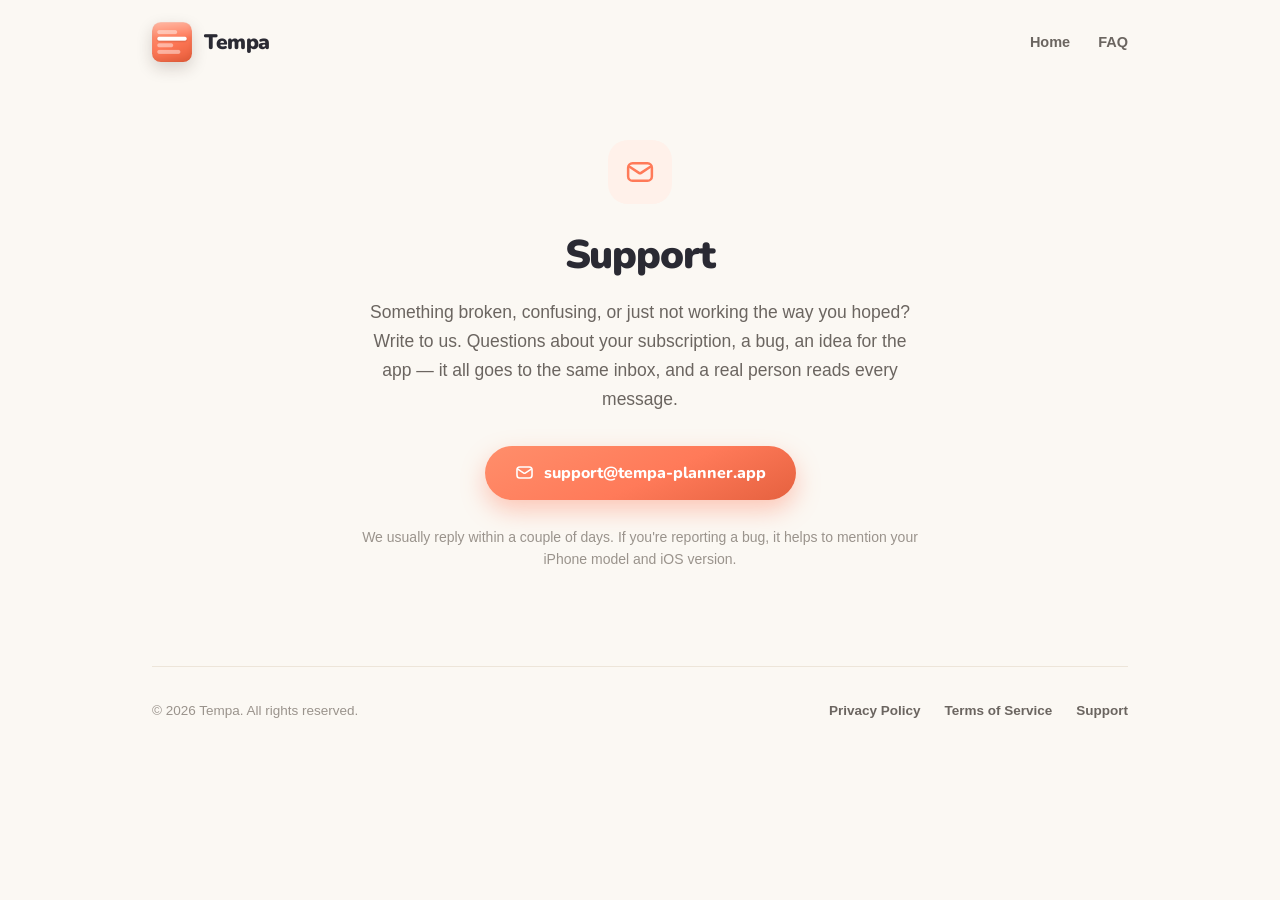
<file: website/support.html>
<!doctype html>
<html lang="en">
<head>
  <meta charset="utf-8" />
  <title>Support — Tempa</title>
  <meta name="viewport" content="width=device-width, initial-scale=1" />
  <meta name="description" content="Need help with Tempa? Email support@tempa-planner.app — a real person reads every message." />
  <link rel="canonical" href="https://tempa-planner.app/support.html" />
  <link rel="preconnect" href="https://fonts.googleapis.com" />
  <link rel="preconnect" href="https://fonts.gstatic.com" crossorigin="anonymous" />
  <link href="https://fonts.googleapis.com/css2?family=Nunito:wght@600;700;800;900&display=swap" rel="stylesheet" />
  <link rel="stylesheet" href="site.css" />
  <script src="site-analytics.js" defer></script>
  <style>
    .support { max-width: 620px; margin: 0 auto; padding: 56px 32px 0; text-align: center; }
    .support .glyph { width: 64px; height: 64px; border-radius: 20px; background: var(--cream-warm); display: inline-flex; align-items: center; justify-content: center; margin-bottom: 24px; }
    .support h1 { font-family: var(--font-head); font-weight: 900; font-size: 40px; letter-spacing: -0.03em; margin: 0 0 16px; }
    .support .lead { font-size: 17.5px; line-height: 1.65; color: var(--ink-sec); margin: 0 0 32px; }
    .support .btn-primary { font-size: 16px; padding: 16px 30px; }
    .support .note { font-size: 14px; line-height: 1.6; color: var(--ink-ter); margin: 26px 0 0; }

    @media (max-width: 560px) {
      .support { padding: 32px 20px 0; }
      .support h1 { font-size: 31px; }
      .support .lead { font-size: 16px; }
      .support .btn-primary { width: 100%; justify-content: center; }
    }
    /* keep the address on one line on the narrowest phones */
    @media (max-width: 380px) {
      .support .btn-primary { font-size: 14.5px; padding: 15px 18px; gap: 8px; }
    }
  </style>
</head>
<body>
  <div class="wrap">
    <nav class="nav">
      <a class="nav-brand" href="/">
        <img class="brand-icon" src="tempa-icon.png" width="40" height="40" alt="" />
        Tempa
      </a>
      <div class="nav-links">
        <a href="/">Home</a>
        <a href="/#faq">FAQ</a>
      </div>
    </nav>
  </div>

  <main class="support">
    <span class="glyph">
      <svg width="30" height="30" viewBox="0 0 24 24" fill="none" aria-hidden="true">
        <rect x="2.5" y="5" width="19" height="14" rx="3.5" stroke="#FF7A59" stroke-width="2"/>
        <path d="M4 8l7.1 4.7a1.6 1.6 0 0 0 1.8 0L20 8" stroke="#FF7A59" stroke-width="2" stroke-linecap="round"/>
      </svg>
    </span>

    <h1>Support</h1>
    <p class="lead">Something broken, confusing, or just not working the way you hoped? Write to us. Questions about your subscription, a bug, an idea for the app — it all goes to the same inbox, and a real person reads every message.</p>

    <a class="btn btn-primary" href="mailto:support@tempa-planner.app">
      <svg width="19" height="19" viewBox="0 0 24 24" fill="none" aria-hidden="true">
        <rect x="2.5" y="5" width="19" height="14" rx="3.5" stroke="currentColor" stroke-width="2"/>
        <path d="M4 8l7.1 4.7a1.6 1.6 0 0 0 1.8 0L20 8" stroke="currentColor" stroke-width="2" stroke-linecap="round"/>
      </svg>
      support@tempa-planner.app
    </a>

    <p class="note">We usually reply within a couple of days. If you're reporting a bug, it helps to mention your iPhone model and iOS version.</p>
  </main>

  <div class="wrap">
    <footer class="footer">
      <div class="footer-inner">
        <span class="muted">© 2026 Tempa. All rights reserved.</span>
        <div class="footer-links">
          <a href="privacy.html">Privacy Policy</a>
          <a href="terms.html">Terms of Service</a>
          <a href="support.html">Support</a>
        </div>
      </div>
    </footer>
  </div>
</body>
</html>
</file>
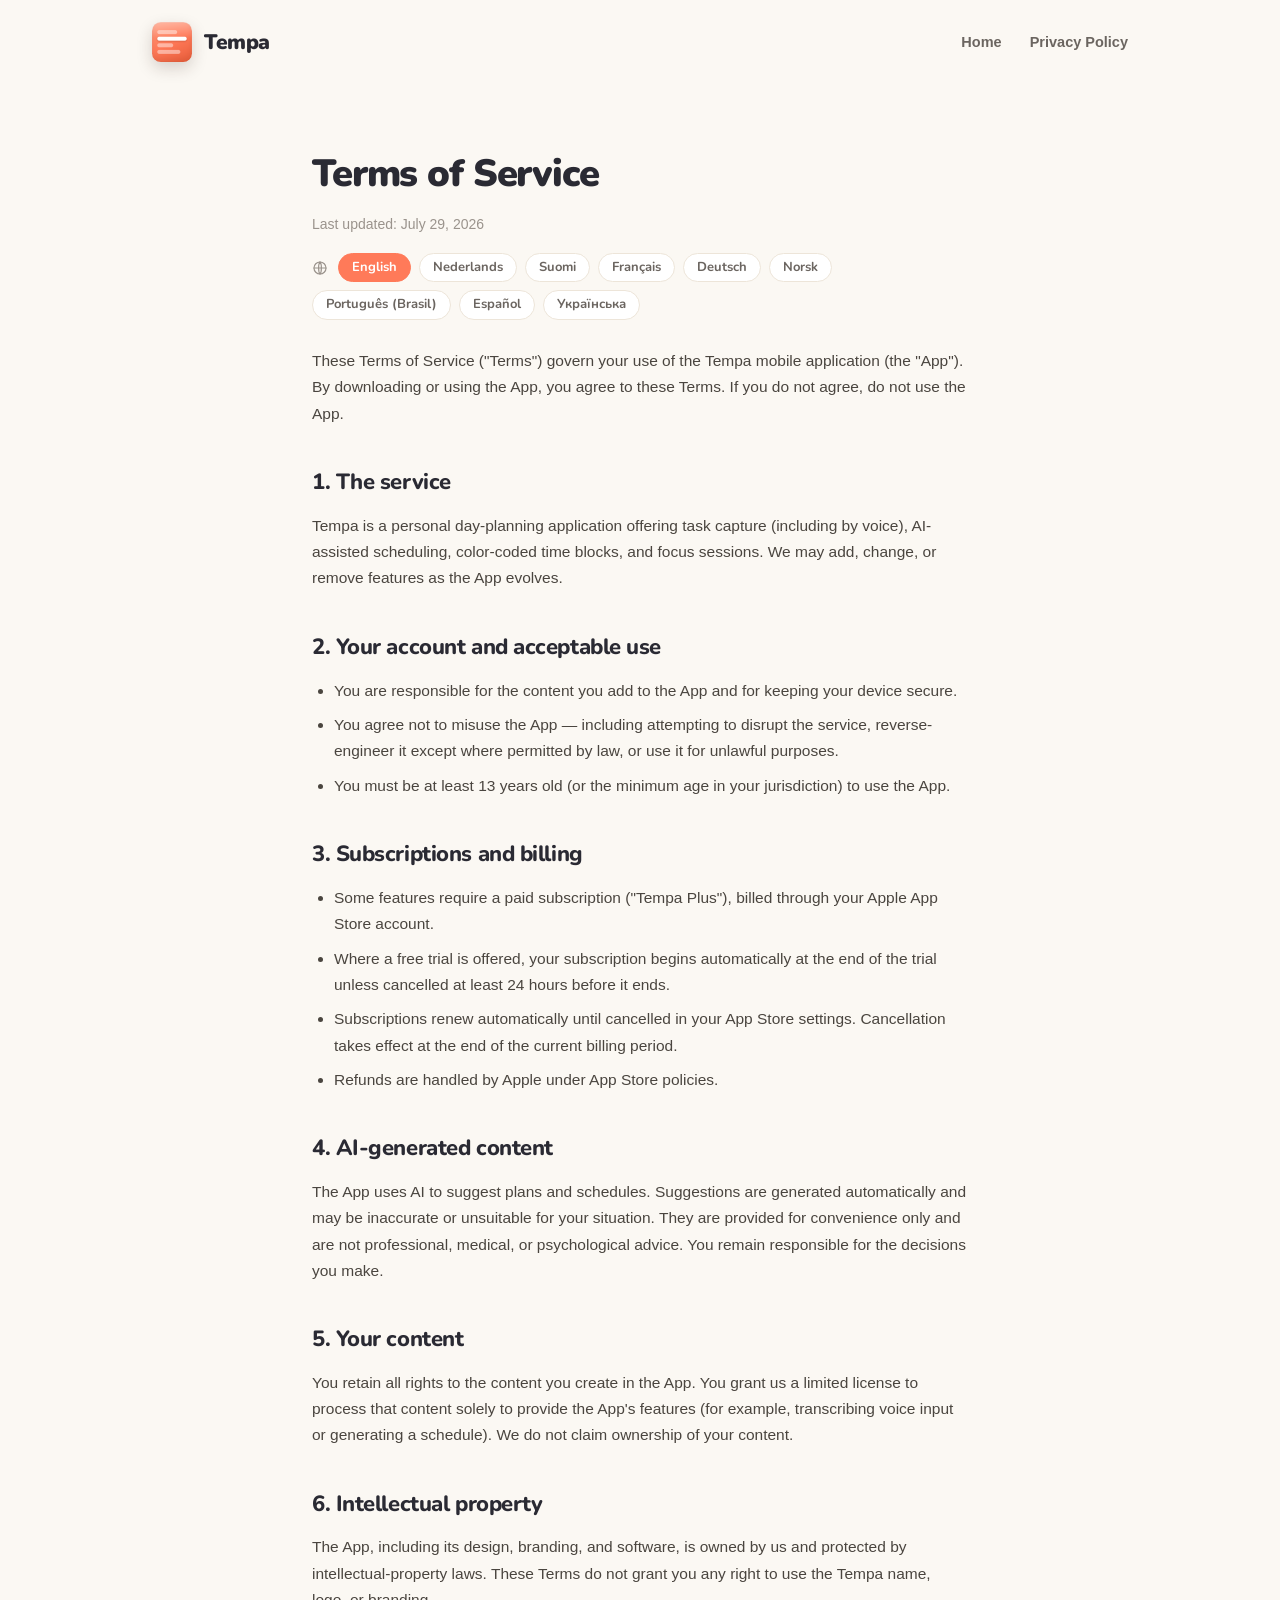
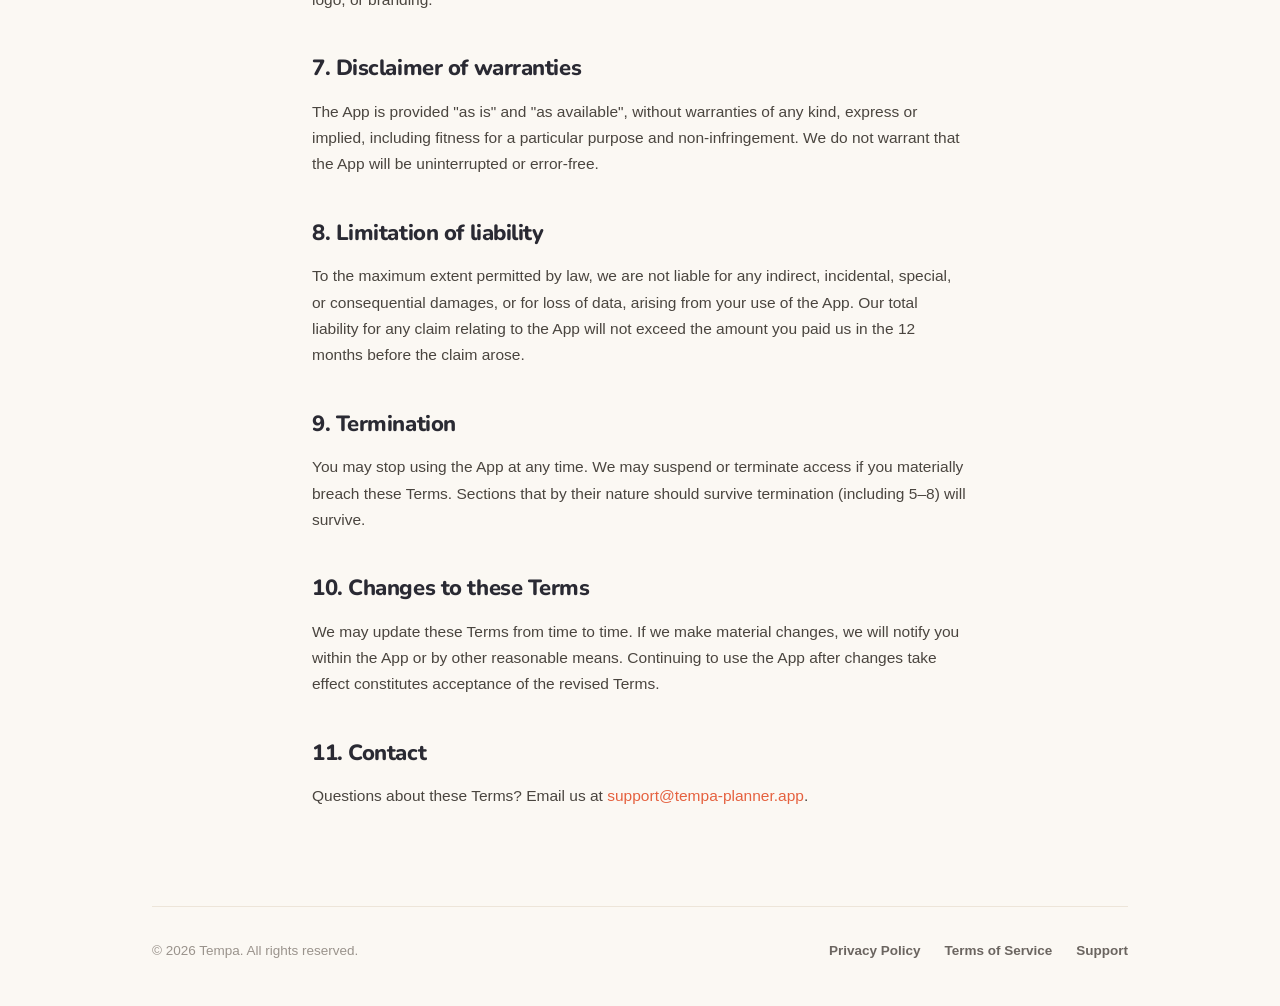
<file: website/terms.html>
<!doctype html>
<html lang="en">
<head>
  <meta charset="utf-8" />
  <title>Terms of Service — Tempa</title>
  <meta name="viewport" content="width=device-width, initial-scale=1" />
  <meta name="description" content="Terms of Service for the Tempa day planner app: subscriptions, AI-generated content, your content and liability. Available in English, Nederlands, Suomi, Français, Deutsch, Norsk, Português, Español, Українська." />
  <link rel="canonical" href="https://tempa-planner.app/terms.html" />
  <link rel="preconnect" href="https://fonts.googleapis.com" />
  <link rel="preconnect" href="https://fonts.gstatic.com" crossorigin="anonymous" />
  <link href="https://fonts.googleapis.com/css2?family=Nunito:wght@600;700;800;900&display=swap" rel="stylesheet" />
  <link rel="stylesheet" href="site.css" />
  <script src="site-analytics.js" defer></script>
</head>
<body>
  <div class="wrap">
    <nav class="nav">
      <a class="nav-brand" href="/">
        <img class="brand-icon" src="tempa-icon.png" width="40" height="40" alt="" />
        Tempa
      </a>
      <div class="nav-links">
        <a href="/" id="nav-home">Home</a>
        <a href="privacy.html" id="nav-privacy">Privacy Policy</a>
      </div>
    </nav>
  </div>

  <main class="policy">
    <h1 id="policy-title">Terms of Service</h1>
    <p class="updated" id="policy-updated">Last updated: July 29, 2026</p>
    <nav class="lang-switch" id="lang-switch" aria-label="Language">
      <span class="globe"><svg width="16" height="16" viewBox="0 0 24 24" fill="none" aria-hidden="true"><circle cx="12" cy="12" r="9" stroke="currentColor" stroke-width="1.8"/><path d="M3 12h18M12 3c2.8 3 2.8 15 0 18M12 3c-2.8 3-2.8 15 0 18" stroke="currentColor" stroke-width="1.8" stroke-linecap="round"/></svg></span>
      <a href="?lang=en" data-lang="en" lang="en" hreflang="en" aria-current="page">English</a>
      <a href="?lang=nl" data-lang="nl" lang="nl" hreflang="nl">Nederlands</a>
      <a href="?lang=fi" data-lang="fi" lang="fi" hreflang="fi">Suomi</a>
      <a href="?lang=fr" data-lang="fr" lang="fr" hreflang="fr">Français</a>
      <a href="?lang=de" data-lang="de" lang="de" hreflang="de">Deutsch</a>
      <a href="?lang=nb" data-lang="nb" lang="nb" hreflang="nb">Norsk</a>
      <a href="?lang=pt" data-lang="pt" lang="pt-BR" hreflang="pt-BR">Português (Brasil)</a>
      <a href="?lang=es" data-lang="es" lang="es" hreflang="es">Español</a>
      <a href="?lang=uk" data-lang="uk" lang="uk" hreflang="uk">Українська</a>
    </nav>

    <div id="policy-body">
      <p>These Terms of Service ("Terms") govern your use of the Tempa mobile application (the "App"). By downloading or using the App, you agree to these Terms. If you do not agree, do not use the App.</p>

      <h2>1. The service</h2>
      <p>Tempa is a personal day-planning application offering task capture (including by voice), AI-assisted scheduling, color-coded time blocks, and focus sessions. We may add, change, or remove features as the App evolves.</p>

      <h2>2. Your account and acceptable use</h2>
      <ul>
        <li>You are responsible for the content you add to the App and for keeping your device secure.</li>
        <li>You agree not to misuse the App — including attempting to disrupt the service, reverse-engineer it except where permitted by law, or use it for unlawful purposes.</li>
        <li>You must be at least 13 years old (or the minimum age in your jurisdiction) to use the App.</li>
      </ul>

      <h2>3. Subscriptions and billing</h2>
      <ul>
        <li>Some features require a paid subscription ("Tempa Plus"), billed through your Apple App Store account.</li>
        <li>Where a free trial is offered, your subscription begins automatically at the end of the trial unless cancelled at least 24 hours before it ends.</li>
        <li>Subscriptions renew automatically until cancelled in your App Store settings. Cancellation takes effect at the end of the current billing period.</li>
        <li>Refunds are handled by Apple under App Store policies.</li>
      </ul>

      <h2>4. AI-generated content</h2>
      <p>The App uses AI to suggest plans and schedules. Suggestions are generated automatically and may be inaccurate or unsuitable for your situation. They are provided for convenience only and are not professional, medical, or psychological advice. You remain responsible for the decisions you make.</p>

      <h2>5. Your content</h2>
      <p>You retain all rights to the content you create in the App. You grant us a limited license to process that content solely to provide the App's features (for example, transcribing voice input or generating a schedule). We do not claim ownership of your content.</p>

      <h2>6. Intellectual property</h2>
      <p>The App, including its design, branding, and software, is owned by us and protected by intellectual-property laws. These Terms do not grant you any right to use the Tempa name, logo, or branding.</p>

      <h2>7. Disclaimer of warranties</h2>
      <p>The App is provided "as is" and "as available", without warranties of any kind, express or implied, including fitness for a particular purpose and non-infringement. We do not warrant that the App will be uninterrupted or error-free.</p>

      <h2>8. Limitation of liability</h2>
      <p>To the maximum extent permitted by law, we are not liable for any indirect, incidental, special, or consequential damages, or for loss of data, arising from your use of the App. Our total liability for any claim relating to the App will not exceed the amount you paid us in the 12 months before the claim arose.</p>

      <h2>9. Termination</h2>
      <p>You may stop using the App at any time. We may suspend or terminate access if you materially breach these Terms. Sections that by their nature should survive termination (including 5–8) will survive.</p>

      <h2>10. Changes to these Terms</h2>
      <p>We may update these Terms from time to time. If we make material changes, we will notify you within the App or by other reasonable means. Continuing to use the App after changes take effect constitutes acceptance of the revised Terms.</p>

      <h2>11. Contact</h2>
      <p>Questions about these Terms? Email us at <a href="mailto:support@tempa-planner.app">support@tempa-planner.app</a>.</p>
    </div>
  </main>

  <div class="wrap">
    <footer class="footer">
      <div class="footer-inner">
        <span class="muted">© 2026 Tempa. All rights reserved.</span>
        <div class="footer-links">
          <a href="privacy.html">Privacy Policy</a>
          <a href="terms.html">Terms of Service</a>
          <a href="support.html">Support</a>
        </div>
      </div>
    </footer>
  </div>
  <script>
  (function () {
    var I18N = {"en":{"htmlLang":"en","name":"English","title":"Terms of Service","updated":"Last updated: July 29, 2026","navHome":"Home","navPrivacy":"Privacy Policy","switchLabel":"Language","intro":"These Terms of Service (\"Terms\") govern your use of the Tempa mobile application (the \"App\"). By downloading or using the App, you agree to these Terms. If you do not agree, do not use the App.","sections":[{"h":"1. The service","blocks":[{"type":"p","text":"Tempa is a personal day-planning application offering task capture (including by voice), AI-assisted scheduling, color-coded time blocks, and focus sessions. We may add, change, or remove features as the App evolves."}]},{"h":"2. Your account and acceptable use","blocks":[{"type":"ul","items":["You are responsible for the content you add to the App and for keeping your device secure.","You agree not to misuse the App — including attempting to disrupt the service, reverse-engineer it except where permitted by law, or use it for unlawful purposes.","You must be at least 13 years old (or the minimum age in your jurisdiction) to use the App."]}]},{"h":"3. Subscriptions and billing","blocks":[{"type":"ul","items":["Some features require a paid subscription (\"Tempa Plus\"), billed through your Apple App Store account.","Where a free trial is offered, your subscription begins automatically at the end of the trial unless cancelled at least 24 hours before it ends.","Subscriptions renew automatically until cancelled in your App Store settings. Cancellation takes effect at the end of the current billing period.","Refunds are handled by Apple under App Store policies."]}]},{"h":"4. AI-generated content","blocks":[{"type":"p","text":"The App uses AI to suggest plans and schedules. Suggestions are generated automatically and may be inaccurate or unsuitable for your situation. They are provided for convenience only and are not professional, medical, or psychological advice. You remain responsible for the decisions you make."}]},{"h":"5. Your content","blocks":[{"type":"p","text":"You retain all rights to the content you create in the App. You grant us a limited license to process that content solely to provide the App's features (for example, transcribing voice input or generating a schedule). We do not claim ownership of your content."}]},{"h":"6. Intellectual property","blocks":[{"type":"p","text":"The App, including its design, branding, and software, is owned by us and protected by intellectual-property laws. These Terms do not grant you any right to use the Tempa name, logo, or branding."}]},{"h":"7. Disclaimer of warranties","blocks":[{"type":"p","text":"The App is provided \"as is\" and \"as available\", without warranties of any kind, express or implied, including fitness for a particular purpose and non-infringement. We do not warrant that the App will be uninterrupted or error-free."}]},{"h":"8. Limitation of liability","blocks":[{"type":"p","text":"To the maximum extent permitted by law, we are not liable for any indirect, incidental, special, or consequential damages, or for loss of data, arising from your use of the App. Our total liability for any claim relating to the App will not exceed the amount you paid us in the 12 months before the claim arose."}]},{"h":"9. Termination","blocks":[{"type":"p","text":"You may stop using the App at any time. We may suspend or terminate access if you materially breach these Terms. Sections that by their nature should survive termination (including 5–8) will survive."}]},{"h":"10. Changes to these Terms","blocks":[{"type":"p","text":"We may update these Terms from time to time. If we make material changes, we will notify you within the App or by other reasonable means. Continuing to use the App after changes take effect constitutes acceptance of the revised Terms."}]},{"h":"11. Contact","blocks":[{"type":"p","text":"Questions about these Terms? Email us at {email}."}]}]},"nl":{"htmlLang":"nl","name":"Nederlands","title":"Servicevoorwaarden","updated":"Laatst bijgewerkt: 29 juli 2026","navHome":"Home","navPrivacy":"Privacybeleid","switchLabel":"Taal","intro":"Deze Servicevoorwaarden (de “Voorwaarden”) zijn van toepassing op je gebruik van de mobiele applicatie Tempa (de “app”). Door de app te downloaden of te gebruiken ga je akkoord met deze Voorwaarden. Ga je niet akkoord, gebruik de app dan niet.","sections":[{"h":"1. De dienst","blocks":[{"type":"p","text":"Tempa is een persoonlijke dagplanner-app met taakinvoer (ook via spraak), planning met hulp van AI, kleurgecodeerde tijdblokken en focussessies. Naarmate de app zich ontwikkelt, kunnen we functies toevoegen, wijzigen of verwijderen."}]},{"h":"2. Jouw account en aanvaardbaar gebruik","blocks":[{"type":"ul","items":["Je bent verantwoordelijk voor de inhoud die je aan de app toevoegt en voor de beveiliging van je apparaat.","Je gaat ermee akkoord de app niet te misbruiken — waaronder pogingen om de dienst te verstoren, het reverse-engineeren van de app (behalve voor zover de wet dat toestaat) of het gebruik ervan voor onwettige doeleinden.","Je moet minimaal 13 jaar oud zijn (of de minimumleeftijd hebben die in je rechtsgebied geldt) om de app te gebruiken."]}]},{"h":"3. Abonnementen en facturering","blocks":[{"type":"ul","items":["Sommige functies vereisen een betaald abonnement (“Tempa Plus”), dat wordt gefactureerd via je Apple App Store-account.","Als er een gratis proefperiode wordt aangeboden, gaat je abonnement automatisch in aan het einde van de proefperiode, tenzij je minstens 24 uur vóór het einde ervan opzegt.","Abonnementen worden automatisch verlengd totdat je ze opzegt in je App Store-instellingen. Opzegging gaat in aan het einde van de lopende factureringsperiode.","Terugbetalingen worden door Apple afgehandeld volgens het beleid van de App Store."]}]},{"h":"4. AI-gegenereerde inhoud","blocks":[{"type":"p","text":"De app gebruikt AI om plannen en dagindelingen voor te stellen. Die suggesties worden automatisch gegenereerd en kunnen onjuist zijn of niet bij je situatie passen. Ze zijn alleen bedoeld voor je gemak en zijn geen professioneel, medisch of psychologisch advies. Je blijft zelf verantwoordelijk voor de beslissingen die je neemt."}]},{"h":"5. Jouw inhoud","blocks":[{"type":"p","text":"Je behoudt alle rechten op de inhoud die je in de app maakt. Je verleent ons een beperkte licentie om die inhoud te verwerken, uitsluitend om de functies van de app te kunnen leveren (bijvoorbeeld het omzetten van spraakinvoer naar tekst of het genereren van een planning). We maken geen aanspraak op het eigendom van je inhoud."}]},{"h":"6. Intellectueel eigendom","blocks":[{"type":"p","text":"De app, inclusief het ontwerp, de huisstijl en de software, is ons eigendom en wordt beschermd door het intellectuele-eigendomsrecht. Deze Voorwaarden geven je geen enkel recht om de naam, het logo of de huisstijl van Tempa te gebruiken."}]},{"h":"7. Uitsluiting van garanties","blocks":[{"type":"p","text":"De app wordt geleverd “zoals hij is” en “zoals beschikbaar”, zonder enige vorm van garantie, uitdrukkelijk of impliciet, waaronder garanties van geschiktheid voor een bepaald doel en van niet-inbreuk. We garanderen niet dat de app ononderbroken of foutloos werkt."}]},{"h":"8. Beperking van aansprakelijkheid","blocks":[{"type":"p","text":"Voor zover de wet dat maximaal toestaat, zijn we niet aansprakelijk voor indirecte, incidentele, bijzondere of gevolgschade, of voor verlies van gegevens, voortvloeiend uit je gebruik van de app. Onze totale aansprakelijkheid voor een claim met betrekking tot de app is niet hoger dan het bedrag dat je ons in de 12 maanden vóór het ontstaan van de claim hebt betaald."}]},{"h":"9. Beëindiging","blocks":[{"type":"p","text":"Je kunt op elk moment stoppen met het gebruik van de app. Wij kunnen je toegang opschorten of beëindigen als je deze Voorwaarden wezenlijk schendt. Bepalingen die naar hun aard ook na beëindiging moeten blijven gelden (waaronder de artikelen 5–8), blijven van kracht."}]},{"h":"10. Wijzigingen in deze Voorwaarden","blocks":[{"type":"p","text":"We kunnen deze Voorwaarden van tijd tot tijd bijwerken. Bij wezenlijke wijzigingen laten we je dat weten in de app of op een andere redelijke manier. Blijf je de app gebruiken nadat de wijzigingen van kracht zijn geworden, dan ga je akkoord met de herziene Voorwaarden."}]},{"h":"11. Contact","blocks":[{"type":"p","text":"Vragen over deze Voorwaarden? Mail ons op {email}."}]}]},"fi":{"htmlLang":"fi","name":"Suomi","title":"Käyttöehdot","updated":"Päivitetty viimeksi: 29. heinäkuuta 2026","navHome":"Etusivu","navPrivacy":"Tietosuojakäytäntö","switchLabel":"Kieli","intro":"Nämä käyttöehdot (”ehdot”) koskevat Tempa-mobiilisovelluksen (”sovellus”) käyttöäsi. Lataamalla sovelluksen tai käyttämällä sitä hyväksyt nämä ehdot. Jos et hyväksy niitä, älä käytä sovellusta.","sections":[{"h":"1. Palvelu","blocks":[{"type":"p","text":"Tempa on henkilökohtainen päiväsuunnittelusovellus, joka tarjoaa tehtävien kirjaamisen (myös puheella), tekoälyavusteisen aikatauluttamisen, värikoodatut aikalohkot ja keskittymisjaksot. Voimme lisätä, muuttaa tai poistaa ominaisuuksia sovelluksen kehittyessä."}]},{"h":"2. Tilisi ja hyväksyttävä käyttö","blocks":[{"type":"ul","items":["Vastaat sovellukseen lisäämästäsi sisällöstä ja laitteesi turvallisuudesta.","Sitoudut olemaan käyttämättä sovellusta väärin — et esimerkiksi yritä häiritä palvelua, takaisinmallintaa sitä muutoin kuin lain sallimissa rajoissa tai käyttää sitä lainvastaisiin tarkoituksiin.","Sinun on oltava vähintään 13-vuotias (tai täyttänyt lainkäyttöalueellasi vaaditun vähimmäisiän), jotta voit käyttää sovellusta."]}]},{"h":"3. Tilaukset ja laskutus","blocks":[{"type":"ul","items":["Osa ominaisuuksista edellyttää maksullista tilausta (”Tempa Plus”), joka laskutetaan Apple App Store -tilisi kautta.","Jos tarjolla on ilmainen kokeilu, tilauksesi alkaa automaattisesti kokeilun päättyessä, ellet peruuta sitä vähintään 24 tuntia ennen kokeilun päättymistä.","Tilaukset uusiutuvat automaattisesti, kunnes peruutat ne App Storen asetuksissa. Peruutus tulee voimaan kuluvan laskutuskauden lopussa.","Hyvitykset käsittelee Apple, ja niihin sovelletaan App Storen käytäntöjä."]}]},{"h":"4. Tekoälyn tuottama sisältö","blocks":[{"type":"p","text":"Sovellus käyttää tekoälyä suunnitelmien ja aikataulujen ehdottamiseen. Ehdotukset luodaan automaattisesti, ja ne voivat olla epätarkkoja tai sopimattomia tilanteeseesi. Ne on tarkoitettu vain avuksi, eivätkä ne ole ammatillisia, lääketieteellisiä tai psykologisia neuvoja. Vastaat itse tekemistäsi päätöksistä."}]},{"h":"5. Sinun sisältösi","blocks":[{"type":"p","text":"Säilytät kaikki oikeudet sovelluksessa luomaasi sisältöön. Myönnät meille rajoitetun lisenssin käsitellä tätä sisältöä ainoastaan sovelluksen ominaisuuksien tarjoamiseksi (esimerkiksi puhesyötteen litteroimiseksi tai aikataulun luomiseksi). Emme vaadi omistusoikeutta sisältöösi."}]},{"h":"6. Immateriaalioikeudet","blocks":[{"type":"p","text":"Sovellus, mukaan lukien sen muotoilu, brändi ja ohjelmisto, on omaisuuttamme, ja sitä suojaavat immateriaalioikeuslait. Nämä ehdot eivät anna sinulle oikeutta käyttää Tempa-nimeä, -logoa tai -brändiä."}]},{"h":"7. Takuiden poissulkeminen","blocks":[{"type":"p","text":"Sovellus tarjotaan ”sellaisenaan” ja ”sellaisena kuin se on saatavilla” ilman minkäänlaisia nimenomaisia tai epäsuoria takuita, mukaan lukien takuut soveltuvuudesta tiettyyn tarkoitukseen ja oikeuksien loukkaamattomuudesta. Emme takaa, että sovellus toimii keskeytyksettä tai virheettömästi."}]},{"h":"8. Vastuunrajoitus","blocks":[{"type":"p","text":"Lain sallimissa enimmäisrajoissa emme vastaa sovelluksen käytöstäsi aiheutuvista epäsuorista, satunnaisista, erityisistä tai välillisistä vahingoista emmekä tietojen menetyksestä. Kokonaisvastuumme mistä tahansa sovellukseen liittyvästä vaatimuksesta ei ylitä summaa, jonka olet maksanut meille vaatimuksen syntymistä edeltäneiden 12 kuukauden aikana."}]},{"h":"9. Päättyminen","blocks":[{"type":"p","text":"Voit lopettaa sovelluksen käytön milloin tahansa. Voimme keskeyttää tai lopettaa pääsysi sovellukseen, jos rikot näitä ehtoja olennaisesti. Kohdat, joiden on luonteensa vuoksi tarkoitus jäädä voimaan päättymisen jälkeenkin (mukaan lukien kohdat 5–8), jäävät voimaan."}]},{"h":"10. Muutokset näihin ehtoihin","blocks":[{"type":"p","text":"Voimme päivittää näitä ehtoja ajoittain. Jos teemme olennaisia muutoksia, ilmoitamme niistä sovelluksessa tai muulla kohtuullisella tavalla. Sovelluksen käytön jatkaminen muutosten voimaantulon jälkeen tarkoittaa, että hyväksyt päivitetyt ehdot."}]},{"h":"11. Yhteystiedot","blocks":[{"type":"p","text":"Kysyttävää näistä ehdoista? Lähetä sähköpostia osoitteeseen {email}."}]}]},"fr":{"htmlLang":"fr","name":"Français","title":"Conditions d'utilisation","updated":"Dernière mise à jour : 29 juillet 2026","navHome":"Accueil","navPrivacy":"Politique de confidentialité","switchLabel":"Langue","intro":"Les présentes Conditions d'utilisation (les « Conditions ») régissent votre utilisation de l'application mobile Tempa (l'« App »). En téléchargeant ou en utilisant l'App, vous acceptez ces Conditions. Si vous ne les acceptez pas, n'utilisez pas l'App.","sections":[{"h":"1. Le service","blocks":[{"type":"p","text":"Tempa est une application personnelle de planification de la journée qui propose la saisie de tâches (y compris à la voix), une planification assistée par l'IA, des blocs de temps codés par couleur et des sessions de focus. Nous pouvons ajouter, modifier ou retirer des fonctionnalités à mesure que l'App évolue."}]},{"h":"2. Votre compte et utilisation acceptable","blocks":[{"type":"ul","items":["Vous êtes responsable du contenu que vous ajoutez à l'App et de la sécurité de votre appareil.","Vous vous engagez à ne pas faire un usage abusif de l'App — notamment tenter de perturber le service, procéder à son ingénierie inverse sauf lorsque la loi l'autorise, ou l'utiliser à des fins illicites.","Vous devez avoir au moins 13 ans (ou l'âge minimum requis dans votre juridiction) pour utiliser l'App."]}]},{"h":"3. Abonnements et facturation","blocks":[{"type":"ul","items":["Certaines fonctionnalités nécessitent un abonnement payant (« Tempa Plus »), facturé via votre compte Apple App Store.","Lorsqu'un essai gratuit est proposé, votre abonnement démarre automatiquement à la fin de l'essai, sauf si vous l'annulez au moins 24 heures avant son terme.","Les abonnements se renouvellent automatiquement jusqu'à leur annulation dans vos réglages App Store. L'annulation prend effet à la fin de la période de facturation en cours.","Les remboursements sont gérés par Apple selon les règles de l'App Store."]}]},{"h":"4. Contenu généré par l'IA","blocks":[{"type":"p","text":"L'App utilise l'IA pour suggérer des plans et des plannings. Ces suggestions sont générées automatiquement et peuvent être inexactes ou inadaptées à votre situation. Elles sont fournies uniquement à titre pratique et ne constituent pas des conseils professionnels, médicaux ou psychologiques. Vous restez responsable des décisions que vous prenez."}]},{"h":"5. Votre contenu","blocks":[{"type":"p","text":"Vous conservez tous les droits sur le contenu que vous créez dans l'App. Vous nous accordez une licence limitée pour traiter ce contenu uniquement afin de fournir les fonctionnalités de l'App (par exemple, transcrire une saisie vocale ou générer un planning). Nous ne revendiquons aucun droit de propriété sur votre contenu."}]},{"h":"6. Propriété intellectuelle","blocks":[{"type":"p","text":"L'App, y compris son design, son identité de marque et son logiciel, nous appartient et est protégée par les lois sur la propriété intellectuelle. Ces Conditions ne vous accordent aucun droit d'utiliser le nom, le logo ou l'identité de marque Tempa."}]},{"h":"7. Exclusion de garanties","blocks":[{"type":"p","text":"L'App est fournie « en l'état » et « selon disponibilité », sans garantie d'aucune sorte, expresse ou implicite, y compris quant à son adéquation à un usage particulier et à l'absence de contrefaçon. Nous ne garantissons pas que l'App fonctionnera sans interruption ni sans erreur."}]},{"h":"8. Limitation de responsabilité","blocks":[{"type":"p","text":"Dans toute la mesure permise par la loi, nous ne sommes pas responsables des dommages indirects, accessoires, spéciaux ou consécutifs, ni des pertes de données, résultant de votre utilisation de l'App. Notre responsabilité totale pour toute réclamation liée à l'App ne dépassera pas le montant que vous nous avez payé au cours des 12 mois précédant la naissance de la réclamation."}]},{"h":"9. Résiliation","blocks":[{"type":"p","text":"Vous pouvez cesser d'utiliser l'App à tout moment. Nous pouvons suspendre ou résilier votre accès en cas de manquement grave à ces Conditions. Les sections qui, par leur nature, doivent survivre à la résiliation (dont les sections 5 à 8) resteront en vigueur."}]},{"h":"10. Modifications de ces Conditions","blocks":[{"type":"p","text":"Nous pouvons mettre à jour ces Conditions de temps à autre. En cas de modification significative, nous vous en informerons dans l'App ou par tout autre moyen raisonnable. Continuer à utiliser l'App après l'entrée en vigueur des modifications vaut acceptation des Conditions révisées."}]},{"h":"11. Contact","blocks":[{"type":"p","text":"Des questions sur ces Conditions ? Écrivez-nous à {email}."}]}]},"de":{"htmlLang":"de","name":"Deutsch","title":"Nutzungsbedingungen","updated":"Zuletzt aktualisiert: 29. Juli 2026","navHome":"Start","navPrivacy":"Datenschutzerklärung","switchLabel":"Sprache","intro":"Diese Nutzungsbedingungen („Bedingungen“) regeln deine Nutzung der mobilen Anwendung Tempa (die „App“). Indem du die App herunterlädst oder nutzt, stimmst du diesen Bedingungen zu. Wenn du nicht einverstanden bist, nutze die App bitte nicht.","sections":[{"h":"1. Der Dienst","blocks":[{"type":"p","text":"Tempa ist eine persönliche Anwendung zur Tagesplanung, die Aufgabenerfassung (auch per Sprache), KI-gestützte Zeitplanung, farbcodierte Zeitblöcke und Fokus-Sessions bietet. Wir können Funktionen hinzufügen, ändern oder entfernen, während sich die App weiterentwickelt."}]},{"h":"2. Dein Konto und zulässige Nutzung","blocks":[{"type":"ul","items":["Du bist für die Inhalte verantwortlich, die du der App hinzufügst, und dafür, dein Gerät sicher zu halten.","Du verpflichtest dich, die App nicht zu missbrauchen – etwa indem du versuchst, den Dienst zu stören, sie zurückzuentwickeln (außer soweit gesetzlich erlaubt) oder sie für rechtswidrige Zwecke zu nutzen.","Du musst mindestens 13 Jahre alt sein (oder das in deiner Rechtsordnung geltende Mindestalter erreicht haben), um die App zu nutzen."]}]},{"h":"3. Abonnements und Abrechnung","blocks":[{"type":"ul","items":["Einige Funktionen erfordern ein kostenpflichtiges Abonnement („Tempa Plus“), das über deinen Apple-Account im App Store abgerechnet wird.","Wird eine kostenlose Testphase angeboten, beginnt dein Abonnement automatisch mit Ende der Testphase, sofern du nicht mindestens 24 Stunden vor ihrem Ablauf kündigst.","Abonnements verlängern sich automatisch, bis du sie in den App-Store-Einstellungen kündigst. Die Kündigung wird zum Ende des laufenden Abrechnungszeitraums wirksam.","Erstattungen werden von Apple nach den Richtlinien des App Store abgewickelt."]}]},{"h":"4. KI-generierte Inhalte","blocks":[{"type":"p","text":"Die App nutzt KI, um Pläne und Zeitpläne vorzuschlagen. Diese Vorschläge werden automatisch erzeugt und können ungenau oder für deine Situation ungeeignet sein. Sie dienen nur als Hilfestellung und sind keine professionelle, medizinische oder psychologische Beratung. Für die Entscheidungen, die du triffst, bleibst du selbst verantwortlich."}]},{"h":"5. Deine Inhalte","blocks":[{"type":"p","text":"Du behältst alle Rechte an den Inhalten, die du in der App erstellst. Du räumst uns eine beschränkte Lizenz ein, diese Inhalte ausschließlich zur Bereitstellung der Funktionen der App zu verarbeiten (zum Beispiel, um Spracheingaben zu transkribieren oder einen Zeitplan zu erstellen). Wir beanspruchen kein Eigentum an deinen Inhalten."}]},{"h":"6. Geistiges Eigentum","blocks":[{"type":"p","text":"Die App, einschließlich ihres Designs, ihres Markenauftritts und ihrer Software, gehört uns und ist durch Gesetze zum Schutz des geistigen Eigentums geschützt. Diese Bedingungen räumen dir kein Recht ein, den Namen, das Logo oder den Markenauftritt von Tempa zu verwenden."}]},{"h":"7. Gewährleistungsausschluss","blocks":[{"type":"p","text":"Die App wird „wie besehen“ und „wie verfügbar“ bereitgestellt, ohne jegliche ausdrückliche oder stillschweigende Gewährleistung, einschließlich der Eignung für einen bestimmten Zweck und der Nichtverletzung von Rechten Dritter. Wir gewährleisten nicht, dass die App unterbrechungs- oder fehlerfrei funktioniert."}]},{"h":"8. Haftungsbeschränkung","blocks":[{"type":"p","text":"Im größtmöglichen gesetzlich zulässigen Umfang haften wir nicht für indirekte Schäden, Nebenschäden, besondere Schäden oder Folgeschäden sowie nicht für Datenverlust, die sich aus deiner Nutzung der App ergeben. Unsere Gesamthaftung für sämtliche Ansprüche im Zusammenhang mit der App ist auf den Betrag begrenzt, den du uns in den 12 Monaten vor Entstehen des Anspruchs gezahlt hast."}]},{"h":"9. Beendigung","blocks":[{"type":"p","text":"Du kannst die Nutzung der App jederzeit beenden. Wir können deinen Zugang aussetzen oder beenden, wenn du diese Bedingungen wesentlich verletzt. Abschnitte, die ihrer Natur nach über die Beendigung hinaus gelten sollen (einschließlich der Abschnitte 5–8), gelten fort."}]},{"h":"10. Änderungen dieser Bedingungen","blocks":[{"type":"p","text":"Wir können diese Bedingungen von Zeit zu Zeit aktualisieren. Bei wesentlichen Änderungen informieren wir dich in der App oder auf anderem angemessenem Weg. Wenn du die App nach Inkrafttreten der Änderungen weiter nutzt, gilt das als Zustimmung zu den überarbeiteten Bedingungen."}]},{"h":"11. Kontakt","blocks":[{"type":"p","text":"Fragen zu diesen Bedingungen? Schreib uns an {email}."}]}]},"nb":{"htmlLang":"nb","name":"Norsk","title":"Vilkår for bruk","updated":"Sist oppdatert: 29. juli 2026","navHome":"Hjem","navPrivacy":"Personvernerklæring","switchLabel":"Språk","intro":"Disse vilkårene for bruk («vilkårene») regulerer din bruk av mobilappen Tempa («appen»). Ved å laste ned eller bruke appen godtar du disse vilkårene. Hvis du ikke godtar dem, må du ikke bruke appen.","sections":[{"h":"1. Tjenesten","blocks":[{"type":"p","text":"Tempa er en app for personlig dagsplanlegging som tilbyr registrering av oppgaver (også via tale), KI-assistert planlegging, fargekodede tidsblokker og fokusøkter. Vi kan legge til, endre eller fjerne funksjoner etter hvert som appen utvikler seg."}]},{"h":"2. Din konto og akseptabel bruk","blocks":[{"type":"ul","items":["Du er ansvarlig for innholdet du legger inn i appen, og for å holde enheten din sikker.","Du forplikter deg til ikke å misbruke appen – blant annet ved å forsøke å forstyrre tjenesten, foreta omvendt utvikling (reverse engineering) av den utover det loven tillater, eller bruke den til ulovlige formål.","Du må være minst 13 år (eller ha nådd minstealderen som gjelder i din jurisdiksjon) for å bruke appen."]}]},{"h":"3. Abonnementer og betaling","blocks":[{"type":"ul","items":["Enkelte funksjoner krever et betalt abonnement («Tempa Plus»), som belastes via Apple App Store-kontoen din.","Der det tilbys en gratis prøveperiode, starter abonnementet automatisk når prøveperioden er over, med mindre det sies opp minst 24 timer før den utløper.","Abonnementer fornyes automatisk inntil de sies opp i App Store-innstillingene dine. Oppsigelsen trer i kraft ved utgangen av inneværende betalingsperiode.","Refusjoner håndteres av Apple i henhold til App Stores retningslinjer."]}]},{"h":"4. KI-generert innhold","blocks":[{"type":"p","text":"Appen bruker KI til å foreslå planer og timeplaner. Forslagene genereres automatisk og kan være unøyaktige eller uegnet for din situasjon. De er bare ment som en hjelp og er ikke profesjonell, medisinsk eller psykologisk rådgivning. Du er selv ansvarlig for beslutningene du tar."}]},{"h":"5. Ditt innhold","blocks":[{"type":"p","text":"Du beholder alle rettigheter til innholdet du lager i appen. Du gir oss en begrenset lisens til å behandle dette innholdet utelukkende for å levere appens funksjoner (for eksempel å transkribere taleinndata eller generere en timeplan). Vi gjør ikke krav på eierskap til innholdet ditt."}]},{"h":"6. Immaterielle rettigheter","blocks":[{"type":"p","text":"Appen, inkludert design, merkevare og programvare, eies av oss og er beskyttet av lovgivningen om immaterielle rettigheter. Disse vilkårene gir deg ingen rett til å bruke Tempa-navnet, logoen eller merkevaren."}]},{"h":"7. Garantifraskrivelse","blocks":[{"type":"p","text":"Appen leveres «som den er» og «slik den er tilgjengelig», uten garantier av noe slag, verken uttrykkelige eller underforståtte, inkludert garantier om egnethet for et bestemt formål og om at den ikke krenker andres rettigheter. Vi garanterer ikke at appen vil fungere uavbrutt eller feilfritt."}]},{"h":"8. Ansvarsbegrensning","blocks":[{"type":"p","text":"Så langt loven tillater, er vi ikke ansvarlige for indirekte tap, tilfeldige eller særskilte tap, følgetap eller tap av data som oppstår som følge av din bruk av appen. Vårt samlede ansvar for ethvert krav knyttet til appen skal ikke overstige beløpet du har betalt oss i løpet av de 12 månedene før kravet oppsto."}]},{"h":"9. Opphør","blocks":[{"type":"p","text":"Du kan slutte å bruke appen når som helst. Vi kan suspendere eller avslutte tilgangen din hvis du begår et vesentlig brudd på disse vilkårene. Punkter som etter sin art bør gjelde også etter opphør (inkludert punkt 5–8), fortsetter å gjelde."}]},{"h":"10. Endringer i vilkårene","blocks":[{"type":"p","text":"Vi kan oppdatere disse vilkårene fra tid til annen. Hvis vi gjør vesentlige endringer, varsler vi deg i appen eller på annen rimelig måte. Fortsatt bruk av appen etter at endringene trer i kraft, betyr at du godtar de oppdaterte vilkårene."}]},{"h":"11. Kontakt","blocks":[{"type":"p","text":"Spørsmål om disse vilkårene? Send oss en e-post på {email}."}]}]},"pt":{"htmlLang":"pt-BR","name":"Português (Brasil)","title":"Termos de Serviço","updated":"Última atualização: 29 de julho de 2026","navHome":"Início","navPrivacy":"Política de Privacidade","switchLabel":"Idioma","intro":"Estes Termos de Serviço (“Termos”) regem o uso que você faz do aplicativo móvel Tempa (o “App”). Ao baixar ou usar o App, você concorda com estes Termos. Se não concordar, não use o App.","sections":[{"h":"1. O serviço","blocks":[{"type":"p","text":"O Tempa é um aplicativo pessoal de planejamento do dia que oferece captura de tarefas (inclusive por voz), agendamento assistido por IA, blocos de tempo coloridos e sessões de foco. Podemos adicionar, alterar ou remover recursos à medida que o App evolui."}]},{"h":"2. Sua conta e uso aceitável","blocks":[{"type":"ul","items":["Você é responsável pelo conteúdo que adiciona ao App e por manter seu dispositivo seguro.","Você concorda em não fazer uso indevido do App — o que inclui tentar interromper o serviço, fazer engenharia reversa dele (exceto quando permitido por lei) ou usá-lo para fins ilícitos.","Você precisa ter pelo menos 13 anos (ou a idade mínima exigida na sua jurisdição) para usar o App."]}]},{"h":"3. Assinaturas e cobrança","blocks":[{"type":"ul","items":["Alguns recursos exigem uma assinatura paga (“Tempa Plus”), cobrada por meio da sua conta da App Store da Apple.","Quando houver um período de teste gratuito, sua assinatura começa automaticamente ao fim do teste, a menos que seja cancelada pelo menos 24 horas antes do término.","As assinaturas são renovadas automaticamente até serem canceladas nos ajustes da sua conta da App Store. O cancelamento passa a valer ao fim do período de cobrança atual.","Os reembolsos são tratados pela Apple, conforme as políticas da App Store."]}]},{"h":"4. Conteúdo gerado por IA","blocks":[{"type":"p","text":"O App usa IA para sugerir planos e agendas. As sugestões são geradas automaticamente e podem ser imprecisas ou inadequadas para a sua situação. Elas são oferecidas apenas para sua conveniência e não constituem aconselhamento profissional, médico ou psicológico. Você continua responsável pelas decisões que toma."}]},{"h":"5. Seu conteúdo","blocks":[{"type":"p","text":"Você mantém todos os direitos sobre o conteúdo que cria no App. Você nos concede uma licença limitada para processar esse conteúdo exclusivamente para oferecer os recursos do App (por exemplo, transcrever a entrada por voz ou gerar uma agenda). Não reivindicamos a propriedade do seu conteúdo."}]},{"h":"6. Propriedade intelectual","blocks":[{"type":"p","text":"O App, incluindo seu design, sua identidade visual e seu software, é de nossa propriedade e está protegido pelas leis de propriedade intelectual. Estes Termos não concedem a você nenhum direito de usar o nome, o logotipo ou a identidade visual do Tempa."}]},{"h":"7. Isenção de garantias","blocks":[{"type":"p","text":"O App é fornecido “no estado em que se encontra” e “conforme disponível”, sem garantias de qualquer tipo, expressas ou implícitas, incluindo as de adequação a uma finalidade específica e de não violação de direitos. Não garantimos que o App funcionará sem interrupções ou erros."}]},{"h":"8. Limitação de responsabilidade","blocks":[{"type":"p","text":"Na máxima extensão permitida por lei, não nos responsabilizamos por danos indiretos, incidentais, especiais ou consequenciais, nem por perda de dados, decorrentes do seu uso do App. Nossa responsabilidade total por qualquer reclamação relacionada ao App não excederá o valor que você nos pagou nos 12 meses anteriores ao surgimento da reclamação."}]},{"h":"9. Rescisão","blocks":[{"type":"p","text":"Você pode parar de usar o App a qualquer momento. Podemos suspender ou encerrar seu acesso se você violar estes Termos de forma relevante. As seções que, por sua natureza, devem permanecer válidas após a rescisão (incluindo as seções 5–8) continuarão em vigor."}]},{"h":"10. Alterações nestes Termos","blocks":[{"type":"p","text":"Podemos atualizar estes Termos de tempos em tempos. Se fizermos alterações relevantes, avisaremos você dentro do App ou por outros meios razoáveis. Continuar usando o App depois que as alterações entrarem em vigor significa que você aceita os Termos revisados."}]},{"h":"11. Contato","blocks":[{"type":"p","text":"Dúvidas sobre estes Termos? Escreva para {email}."}]}]},"es":{"htmlLang":"es","name":"Español","title":"Términos del servicio","updated":"Última actualización: 29 de julio de 2026","navHome":"Inicio","navPrivacy":"Política de privacidad","switchLabel":"Idioma","intro":"Estos Términos del servicio (los «Términos») regulan tu uso de la aplicación móvil Tempa (la «app»). Al descargar o usar la app, aceptas estos Términos. Si no estás de acuerdo, no uses la app.","sections":[{"h":"1. El servicio","blocks":[{"type":"p","text":"Tempa es una aplicación personal de planificación diaria que ofrece captura de tareas (también por voz), planificación asistida por IA, bloques de tiempo codificados por colores y sesiones de enfoque. Podemos añadir, cambiar o eliminar funciones a medida que la app evoluciona."}]},{"h":"2. Tu cuenta y uso aceptable","blocks":[{"type":"ul","items":["Eres responsable del contenido que añades a la app y de mantener tu dispositivo seguro.","Te comprometes a no hacer un uso indebido de la app, lo que incluye intentar interrumpir el servicio, aplicarle ingeniería inversa salvo en los casos permitidos por la ley o utilizarla con fines ilícitos.","Debes tener al menos 13 años (o la edad mínima establecida en tu jurisdicción) para usar la app."]}]},{"h":"3. Suscripciones y facturación","blocks":[{"type":"ul","items":["Algunas funciones requieren una suscripción de pago («Tempa Plus»), que se factura a través de tu cuenta del App Store de Apple.","Cuando se ofrece una prueba gratuita, tu suscripción comienza automáticamente al final de la prueba, salvo que la canceles al menos 24 horas antes de que termine.","Las suscripciones se renuevan automáticamente hasta que las canceles en los ajustes del App Store. La cancelación surte efecto al final del periodo de facturación en curso.","Los reembolsos los gestiona Apple conforme a las políticas del App Store."]}]},{"h":"4. Contenido generado por IA","blocks":[{"type":"p","text":"La app usa IA para sugerir planes y horarios. Las sugerencias se generan automáticamente y pueden ser inexactas o no ajustarse a tu situación. Se ofrecen únicamente para tu comodidad y no constituyen asesoramiento profesional, médico ni psicológico. Tú sigues siendo responsable de las decisiones que tomas."}]},{"h":"5. Tu contenido","blocks":[{"type":"p","text":"Conservas todos los derechos sobre el contenido que creas en la app. Nos concedes una licencia limitada para tratar ese contenido con el único fin de ofrecer las funciones de la app (por ejemplo, transcribir la entrada de voz o generar un horario). No reclamamos la propiedad de tu contenido."}]},{"h":"6. Propiedad intelectual","blocks":[{"type":"p","text":"La app, incluidos su diseño, su imagen de marca y su software, es de nuestra propiedad y está protegida por las leyes de propiedad intelectual. Estos Términos no te otorgan ningún derecho a usar el nombre, el logotipo ni la imagen de marca de Tempa."}]},{"h":"7. Exclusión de garantías","blocks":[{"type":"p","text":"La app se ofrece «tal cual» y «según disponibilidad», sin garantías de ningún tipo, expresas o implícitas, incluidas las de idoneidad para un fin determinado y de no infracción. No garantizamos que la app funcione sin interrupciones ni errores."}]},{"h":"8. Limitación de responsabilidad","blocks":[{"type":"p","text":"En la máxima medida permitida por la ley, no somos responsables de ningún daño indirecto, incidental, especial o consecuencial, ni de la pérdida de datos, derivados de tu uso de la app. Nuestra responsabilidad total por cualquier reclamación relacionada con la app no superará el importe que nos hayas pagado en los 12 meses anteriores al momento en que surgió la reclamación."}]},{"h":"9. Terminación","blocks":[{"type":"p","text":"Puedes dejar de usar la app en cualquier momento. Podemos suspender o cancelar tu acceso si incumples de forma sustancial estos Términos. Las secciones que por su naturaleza deban seguir vigentes tras la terminación (incluidas las secciones 5–8) seguirán vigentes."}]},{"h":"10. Cambios en estos Términos","blocks":[{"type":"p","text":"Podemos actualizar estos Términos de vez en cuando. Si hacemos cambios sustanciales, te lo notificaremos dentro de la app o por otros medios razonables. Seguir usando la app después de que los cambios entren en vigor implica que aceptas los Términos revisados."}]},{"h":"11. Contacto","blocks":[{"type":"p","text":"¿Preguntas sobre estos Términos? Escríbenos a {email}."}]}]},"uk":{"htmlLang":"uk","name":"Українська","title":"Умови використання","updated":"Останнє оновлення: 29 липня 2026 р.","navHome":"Головна","navPrivacy":"Політика конфіденційності","switchLabel":"Мова","intro":"Ці Умови використання («Умови») регулюють твоє користування мобільним застосунком Tempa («застосунок»). Завантажуючи або використовуючи застосунок, ти погоджуєшся з цими Умовами. Якщо ти не погоджуєшся, не користуйся застосунком.","sections":[{"h":"1. Сервіс","blocks":[{"type":"p","text":"Tempa — це персональний застосунок для планування дня: він дає змогу фіксувати задачі (зокрема голосом), складати розклад за допомогою AI, створювати кольорові часові блоки та проводити фокус-сесії. У міру розвитку застосунку ми можемо додавати, змінювати або прибирати функції."}]},{"h":"2. Твій акаунт і правила використання","blocks":[{"type":"ul","items":["Ти відповідаєш за контент, який додаєш у застосунок, і за безпеку свого пристрою.","Ти зобов'язуєшся не зловживати застосунком — зокрема не намагатися порушити роботу сервісу, не здійснювати зворотну розробку (крім випадків, дозволених законом) і не використовувати його з протиправною метою.","Щоб користуватися застосунком, тобі має бути щонайменше 13 років (або досягнутий мінімальний вік, встановлений у твоїй юрисдикції)."]}]},{"h":"3. Підписки й оплата","blocks":[{"type":"ul","items":["Деякі функції доступні лише за платною підпискою («Tempa Plus»), оплата якої здійснюється через твій акаунт Apple App Store.","Якщо пропонується безкоштовний пробний період, підписка починається автоматично після його завершення, якщо ти не скасуєш її щонайменше за 24 години до кінця пробного періоду.","Підписки поновлюються автоматично, доки ти не скасуєш їх у налаштуваннях App Store. Скасування набирає чинності наприкінці поточного розрахункового періоду.","Повернення коштів здійснює Apple відповідно до правил App Store."]}]},{"h":"4. Контент, створений AI","blocks":[{"type":"p","text":"Застосунок використовує AI, щоб пропонувати плани й розклади. Пропозиції генеруються автоматично й можуть бути неточними або не підходити для твоєї ситуації. Вони надаються лише для зручності й не є професійною, медичною чи психологічною порадою. Відповідальність за свої рішення несеш ти."}]},{"h":"5. Твій контент","blocks":[{"type":"p","text":"Усі права на контент, який ти створюєш у застосунку, залишаються за тобою. Ти надаєш нам обмежену ліцензію на обробку цього контенту виключно для роботи функцій застосунку (наприклад, для розпізнавання голосового введення чи створення розкладу). Ми не претендуємо на право власності на твій контент."}]},{"h":"6. Інтелектуальна власність","blocks":[{"type":"p","text":"Застосунок, зокрема його дизайн, брендинг і програмне забезпечення, належить нам і захищений законодавством про інтелектуальну власність. Ці Умови не надають тобі жодного права використовувати назву, логотип чи брендинг Tempa."}]},{"h":"7. Відмова від гарантій","blocks":[{"type":"p","text":"Застосунок надається «як є» і «як доступно», без будь-яких гарантій — прямих чи непрямих, зокрема гарантій придатності для певної мети та непорушення прав. Ми не гарантуємо, що застосунок працюватиме безперервно чи без помилок."}]},{"h":"8. Обмеження відповідальності","blocks":[{"type":"p","text":"У максимальному обсязі, дозволеному законом, ми не несемо відповідальності за будь-які непрямі, випадкові, спеціальні чи побічні збитки, а також за втрату даних, що виникли внаслідок використання застосунку. Наша сукупна відповідальність за будь-якою претензією, пов'язаною із застосунком, не перевищуватиме суми твоїх платежів нам за 12 місяців, що передували виникненню претензії."}]},{"h":"9. Припинення","blocks":[{"type":"p","text":"Ти можеш припинити користуватися застосунком у будь-який момент. Ми можемо призупинити або припинити доступ, якщо ти суттєво порушиш ці Умови. Розділи, які за своєю суттю мають діяти й після припинення (зокрема 5–8), залишаються чинними."}]},{"h":"10. Зміни до цих Умов","blocks":[{"type":"p","text":"Час від часу ми можемо оновлювати ці Умови. Якщо зміни будуть суттєвими, ми повідомимо тебе в застосунку або іншим розумним способом. Подальше використання застосунку після набрання змінами чинності означає, що ти приймаєш оновлені Умови."}]},{"h":"11. Контакти","blocks":[{"type":"p","text":"Є запитання щодо цих Умов? Напиши нам на {email}."}]}]}};
    var ALIASES = {"no":"nb","nn":"nb"};
    var EMAIL = "support@tempa-planner.app";
    var STORE = "tempa-lang";   // shared with privacy.html so both pages follow one choice

    function normalize(tag) {
      if (!tag) return null;
      var p = String(tag).split("-")[0].toLowerCase();
      p = ALIASES[p] || p;
      return I18N[p] ? p : null;
    }
    function pick() {
      var q = normalize(new URLSearchParams(location.search).get("lang"));
      if (q) return q;
      try { var s = normalize(localStorage.getItem(STORE)); if (s) return s; } catch (e) {}
      var langs = navigator.languages || [navigator.language || ""];
      for (var i = 0; i < langs.length; i++) { var b = normalize(langs[i]); if (b) return b; }
      return "en";
    }
    function paragraph(text) {
      var p = document.createElement("p");
      var parts = text.split("{email}");
      for (var i = 0; i < parts.length; i++) {
        if (i > 0) {
          var a = document.createElement("a");
          a.href = "mailto:" + EMAIL; a.textContent = EMAIL; p.appendChild(a);
        }
        p.appendChild(document.createTextNode(parts[i]));
      }
      return p;
    }
    function render(code) {
      var t = I18N[code];
      document.documentElement.lang = t.htmlLang;
      document.title = t.title + " — Tempa";
      document.getElementById("policy-title").textContent = t.title;
      document.getElementById("policy-updated").textContent = t.updated;
      document.getElementById("nav-home").textContent = t.navHome;
      document.getElementById("nav-privacy").textContent = t.navPrivacy;
      var sw = document.getElementById("lang-switch");
      sw.setAttribute("aria-label", t.switchLabel);
      var links = sw.querySelectorAll("a[data-lang]");
      for (var i = 0; i < links.length; i++) {
        if (links[i].getAttribute("data-lang") === code) links[i].setAttribute("aria-current", "page");
        else links[i].removeAttribute("aria-current");
      }
      var body = document.getElementById("policy-body");
      body.textContent = "";
      body.appendChild(paragraph(t.intro));
      for (var s = 0; s < t.sections.length; s++) {
        var sec = t.sections[s];
        var h2 = document.createElement("h2");
        h2.textContent = sec.h;
        body.appendChild(h2);
        for (var b = 0; b < sec.blocks.length; b++) {
          var blk = sec.blocks[b];
          if (blk.type === "ul") {
            var ul = document.createElement("ul");
            for (var k = 0; k < blk.items.length; k++) {
              var li = document.createElement("li");
              li.textContent = blk.items[k];
              ul.appendChild(li);
            }
            body.appendChild(ul);
          } else {
            body.appendChild(paragraph(blk.text));
          }
        }
      }
    }
    function choose(code, remember) {
      render(code);
      if (remember) { try { localStorage.setItem(STORE, code); } catch (e) {} }
    }

    document.getElementById("lang-switch").addEventListener("click", function (ev) {
      var a = ev.target.closest("a[data-lang]");
      if (!a) return;
      ev.preventDefault();
      choose(a.getAttribute("data-lang"), true);
      if (location.search) history.replaceState(null, "", location.pathname);
    });

    var initial = pick();
    if (initial !== "en") render(initial);
    if (location.search) history.replaceState(null, "", location.pathname);
  })();
  </script>
</body>
</html>
</file>
<file: website/site.css>
/* Tempa marketing site — shared styles */
:root {
  --coral: #FF7A59;
  --coral-lite: #FF9A7C;
  --coral-deep: #E5613F;
  --teal: #36C7A8;
  --ink: #2A2A33;
  --ink-sec: #6B6560;
  --ink-ter: #9A938C;
  --cream: #FBF8F3;
  --cream-warm: #FFF1EA;
  --line: #EDE5D9;
  --font-head: "Nunito", "SF Pro Rounded", -apple-system, sans-serif;
  --font-body: -apple-system, "SF Pro Text", "Segoe UI", sans-serif;
}
* { box-sizing: border-box; }
html, body { margin: 0; padding: 0; background: var(--cream); color: var(--ink); font-family: var(--font-body); }
a { color: var(--coral-deep); text-decoration: none; }
a:hover { color: var(--coral); text-decoration: underline; }

.wrap { max-width: 1040px; margin: 0 auto; padding: 0 32px; }

/* nav */
.nav { display: flex; align-items: center; justify-content: space-between; padding: 22px 0; }
.nav-brand { display: flex; align-items: center; gap: 12px; font-family: var(--font-head); font-weight: 900; font-size: 21px; color: var(--ink); letter-spacing: -0.02em; }
.nav-brand:hover { text-decoration: none; color: var(--ink); }
.nav-links { display: flex; gap: 28px; align-items: center; }
.nav-links a:not(.btn) { font-size: 14.5px; font-weight: 600; color: var(--ink-sec); }
.nav-links a:not(.btn):hover { color: var(--coral-deep); text-decoration: none; }
.nav-links a.btn-primary, .nav-links a.btn-primary:hover { color: #fff; }

/* app icon — the real App Store artwork; radius matches the artwork's own corners */
.brand-icon { width: 40px; height: 40px; border-radius: 22%; display: block; flex-shrink: 0; box-shadow: 0 6px 16px rgba(50,30,20,0.18); }

/* buttons */
.btn { display: inline-flex; align-items: center; gap: 10px; font-family: var(--font-head); font-weight: 800; border-radius: 99px; cursor: pointer; transition: transform 0.15s ease, box-shadow 0.15s ease; }
.btn:hover { text-decoration: none; transform: translateY(-1px); }
.btn-primary { background: linear-gradient(155deg, #FF8E6B, #FF7A59 55%, #E5613F); color: #fff; padding: 16px 32px; font-size: 17px; box-shadow: 0 10px 24px rgba(255,122,89,0.4); }
.btn-primary:hover { color: #fff; box-shadow: 0 14px 30px rgba(255,122,89,0.5); }

/* footer */
.footer { border-top: 1px solid var(--line); margin-top: 96px; padding: 36px 0 48px; }
.footer-inner { display: flex; justify-content: space-between; align-items: center; flex-wrap: wrap; gap: 18px; }
.footer .muted { font-size: 13.5px; color: var(--ink-ter); }
.footer-links { display: flex; gap: 24px; }
.footer-links a { font-size: 13.5px; font-weight: 600; color: var(--ink-sec); }

/* policy pages */
.policy { max-width: 720px; margin: 0 auto; padding: 24px 32px 0; }
.policy h1 { font-family: var(--font-head); font-weight: 900; font-size: 38px; letter-spacing: -0.03em; margin: 40px 0 8px; }
.policy .updated { font-size: 14px; color: var(--ink-ter); font-weight: 500; margin-bottom: 36px; }
.policy h2 { font-family: var(--font-head); font-weight: 800; font-size: 22px; letter-spacing: -0.02em; margin: 40px 0 12px; }
.policy p, .policy li { font-size: 15.5px; line-height: 1.7; color: #4A453F; }
.policy ul { padding-left: 22px; }
.policy li { margin-bottom: 8px; }
.policy strong { color: var(--ink); }

/* language switcher (policy pages) */
.lang-switch { display: flex; flex-wrap: wrap; align-items: center; gap: 8px; margin: -20px 0 8px; }
.lang-switch .globe { display: flex; color: var(--ink-ter); margin-right: 2px; }
.lang-switch a { font-family: var(--font-head); font-size: 13px; font-weight: 700; color: var(--ink-sec); background: #fff; border: 1px solid var(--line); border-radius: 99px; padding: 6px 13px; line-height: 1.2; transition: border-color 0.15s ease, color 0.15s ease; }
.lang-switch a:hover { color: var(--coral-deep); border-color: var(--coral); text-decoration: none; }
.lang-switch a[aria-current="page"] { background: var(--coral); border-color: var(--coral); color: #fff; }
.lang-switch + #policy-body > h2:first-child { margin-top: 36px; }
.lang-switch + #policy-body > p:first-child { margin-top: 28px; }

@media (max-width: 560px) {
  .policy { padding: 12px 20px 0; }
  .policy h1 { font-size: 30px; margin-top: 24px; }
  .policy h2 { font-size: 19px; }
  .lang-switch { gap: 6px; }
  .lang-switch a { font-size: 12.5px; padding: 5px 11px; }
  /* policy pages: the brand already links home; keep only the sibling document link and never let it wrap */
  .nav-brand { flex-shrink: 0; }
  .nav-links { gap: 16px; }
  .nav-links a:not(.btn) { font-size: 13.5px; white-space: nowrap; }
  #nav-home { display: none; }
}
</file>
